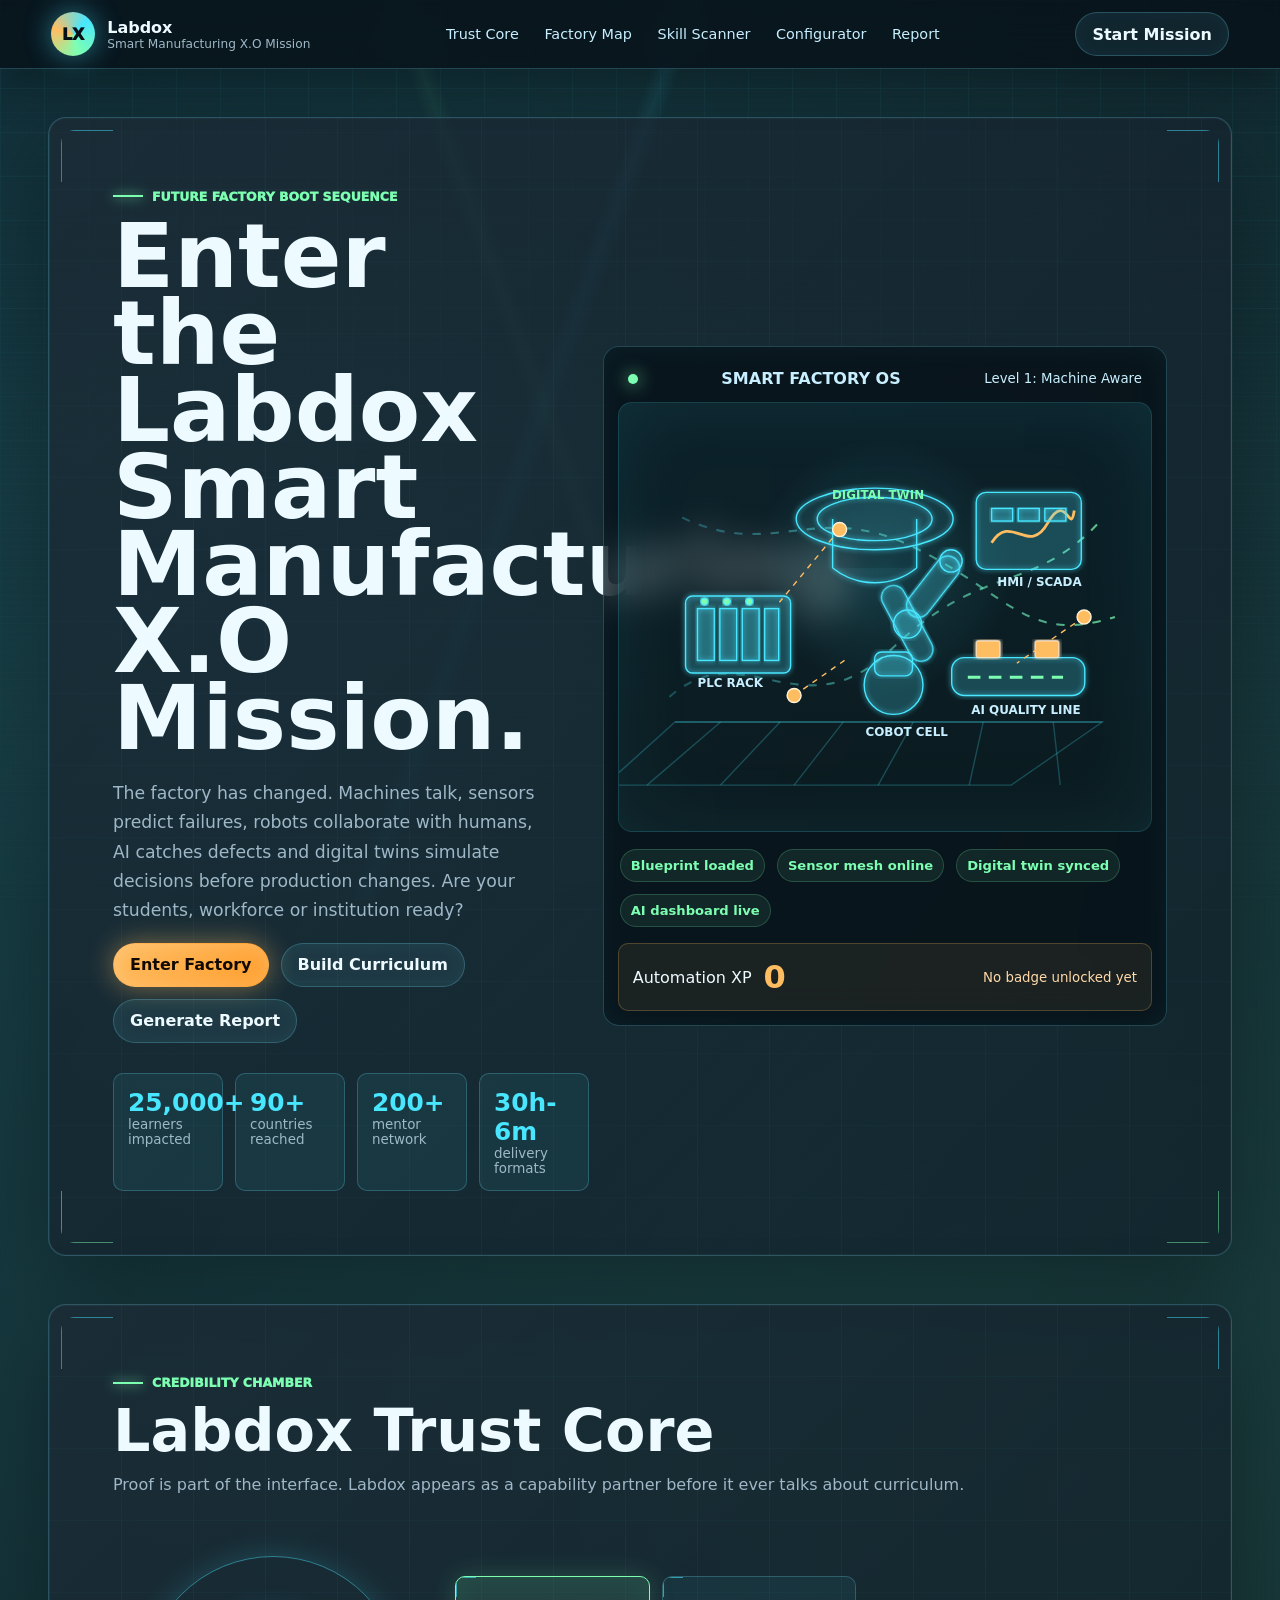
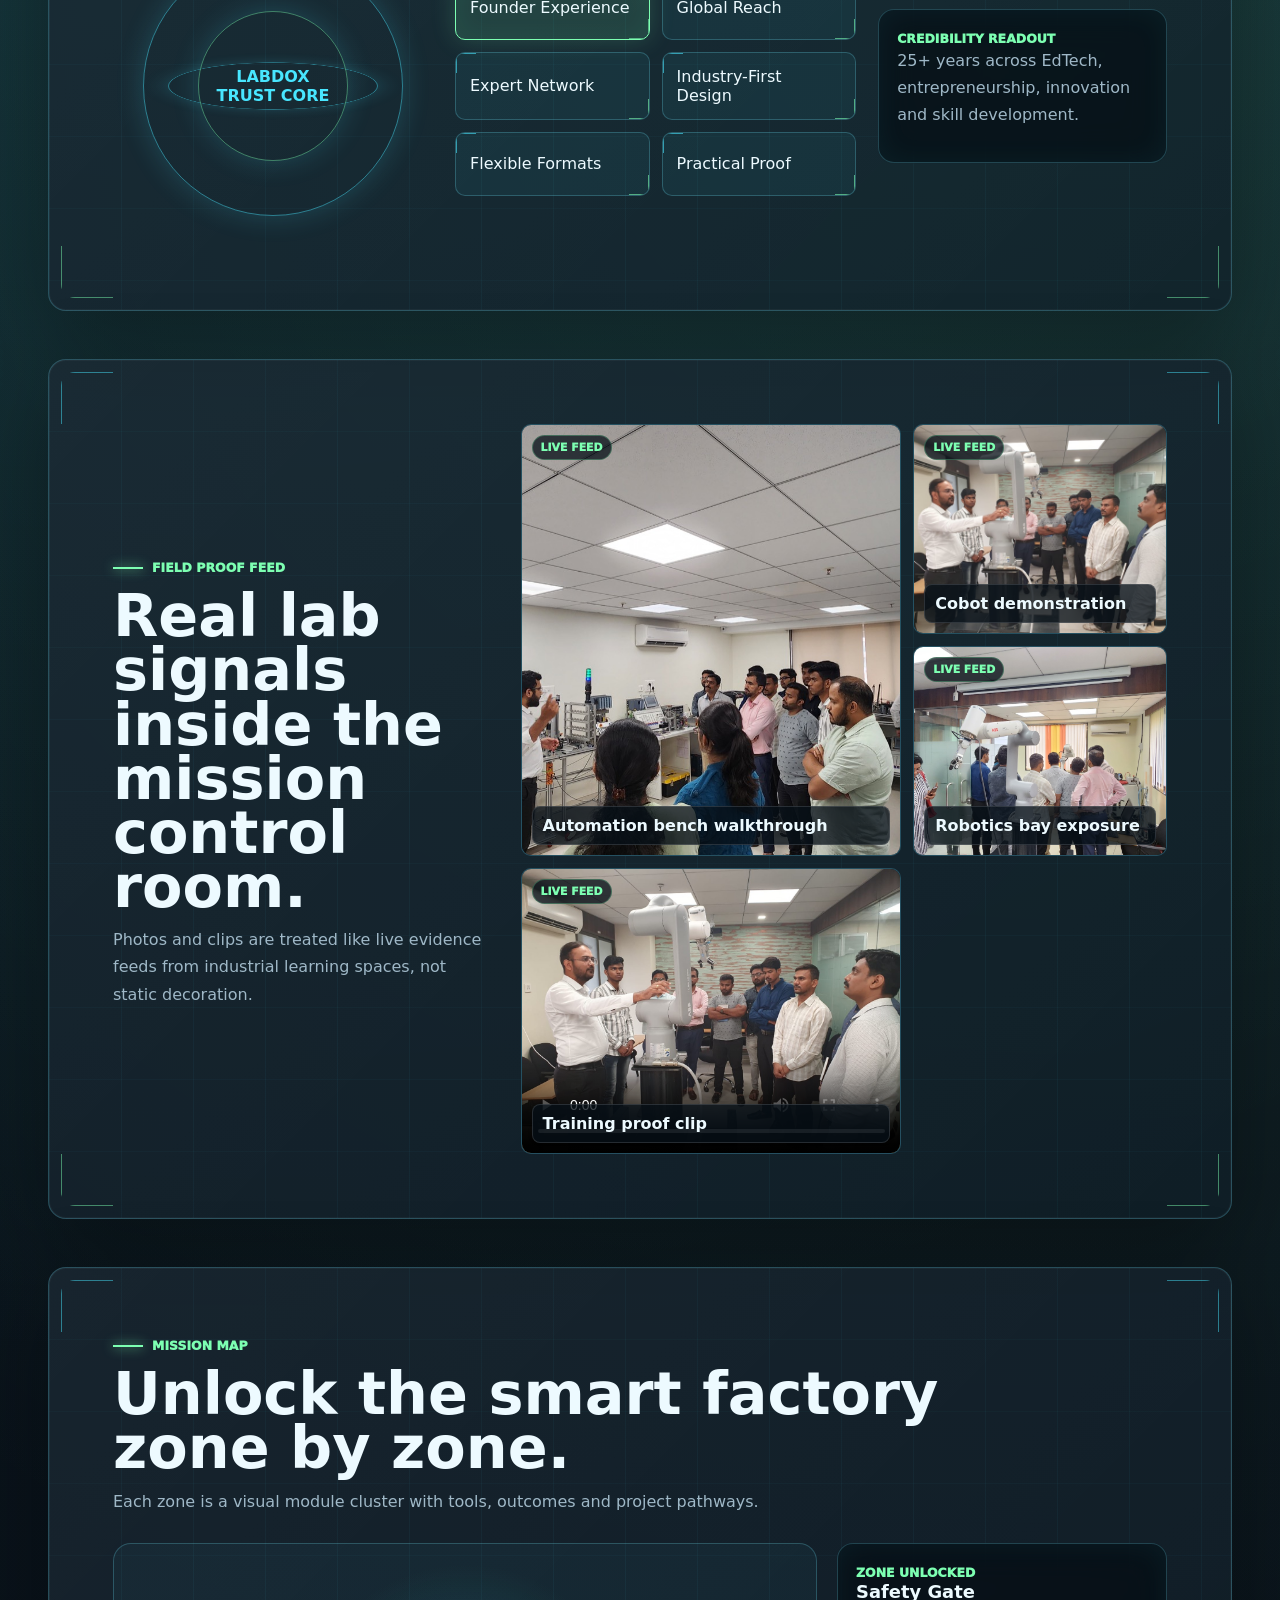
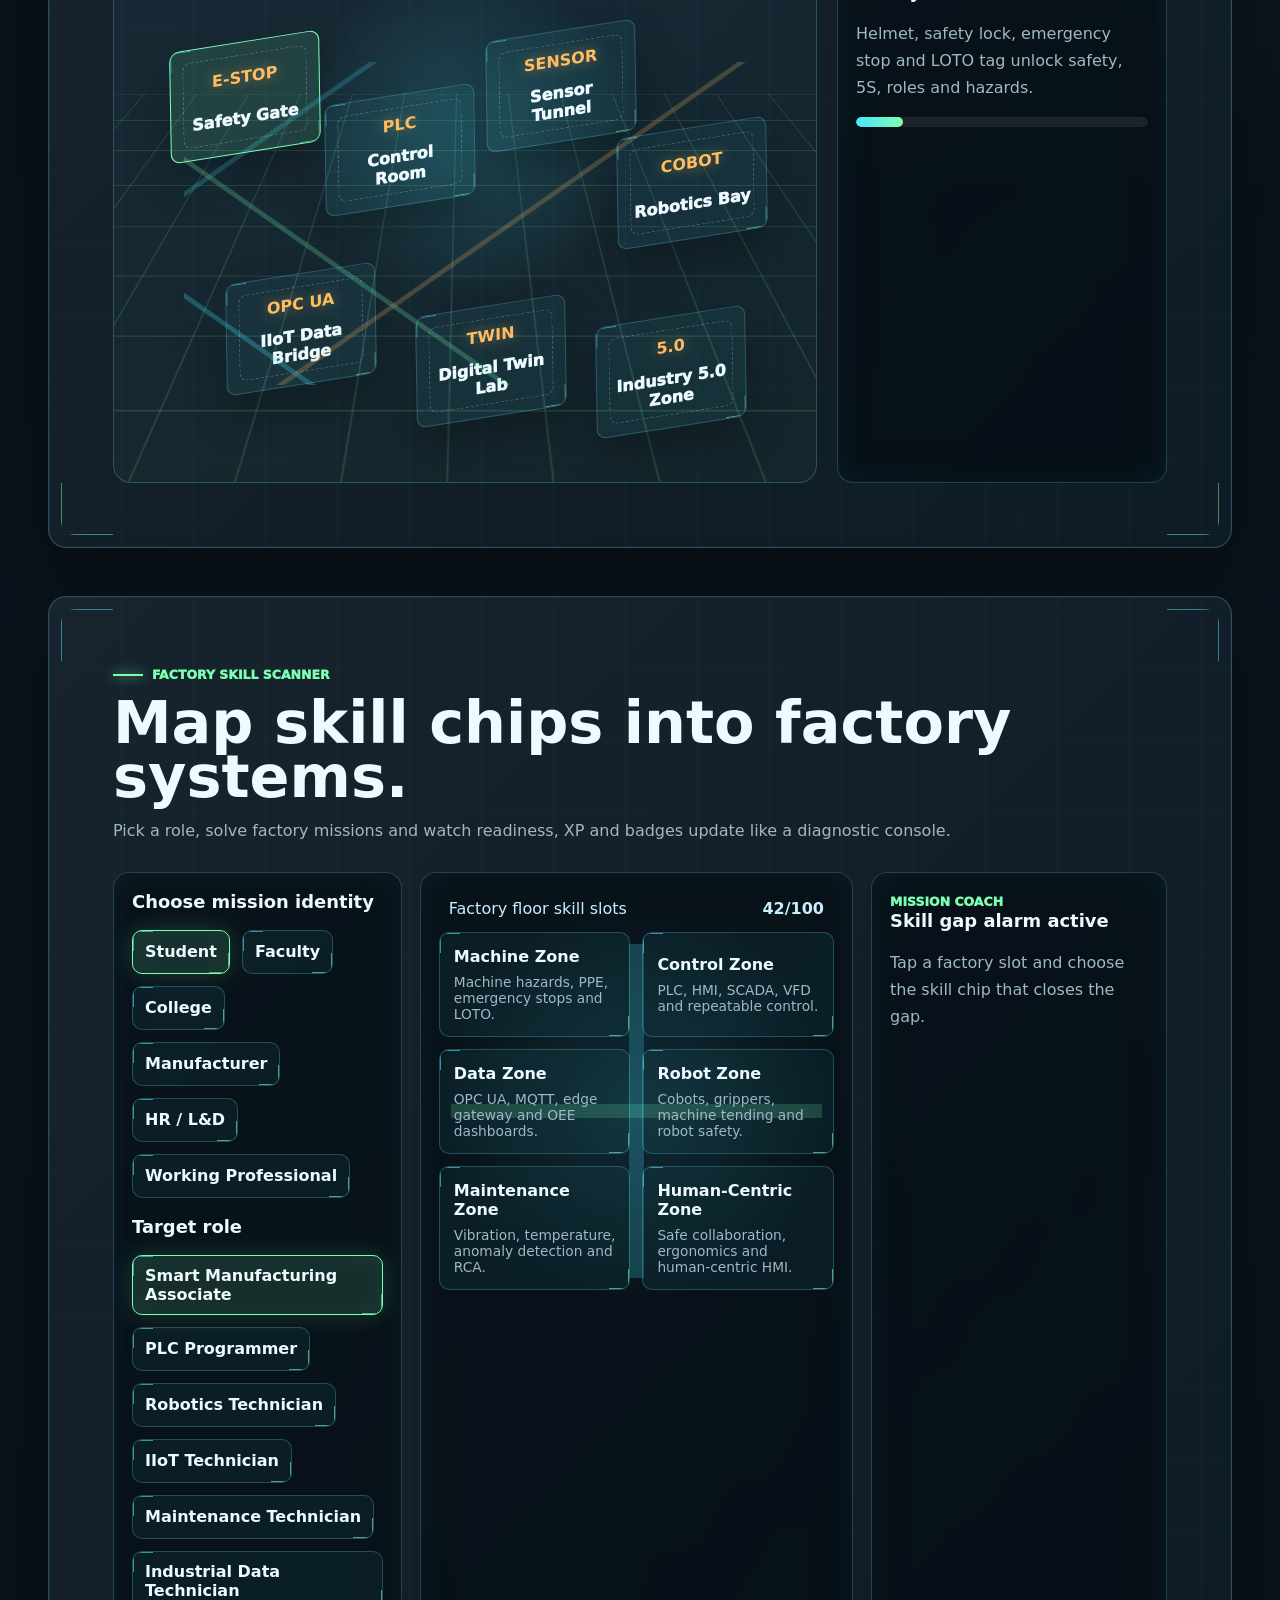
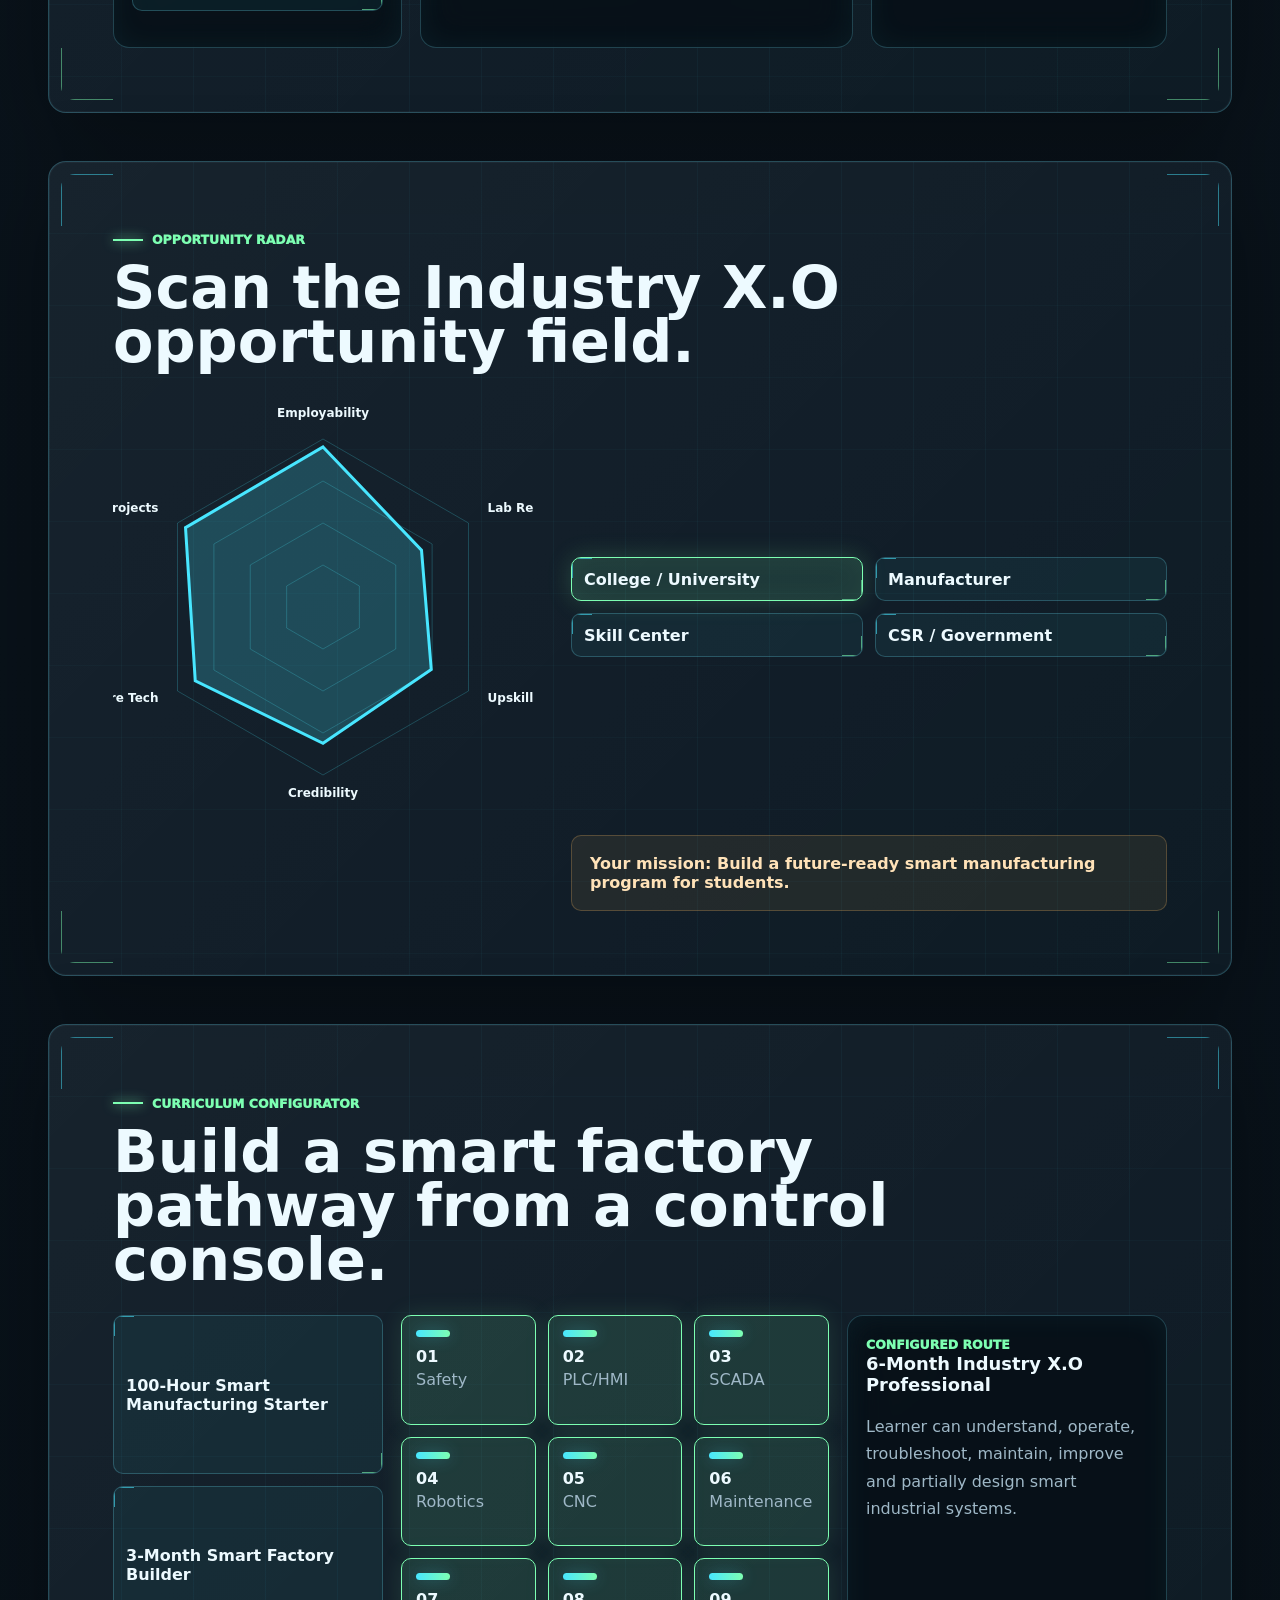
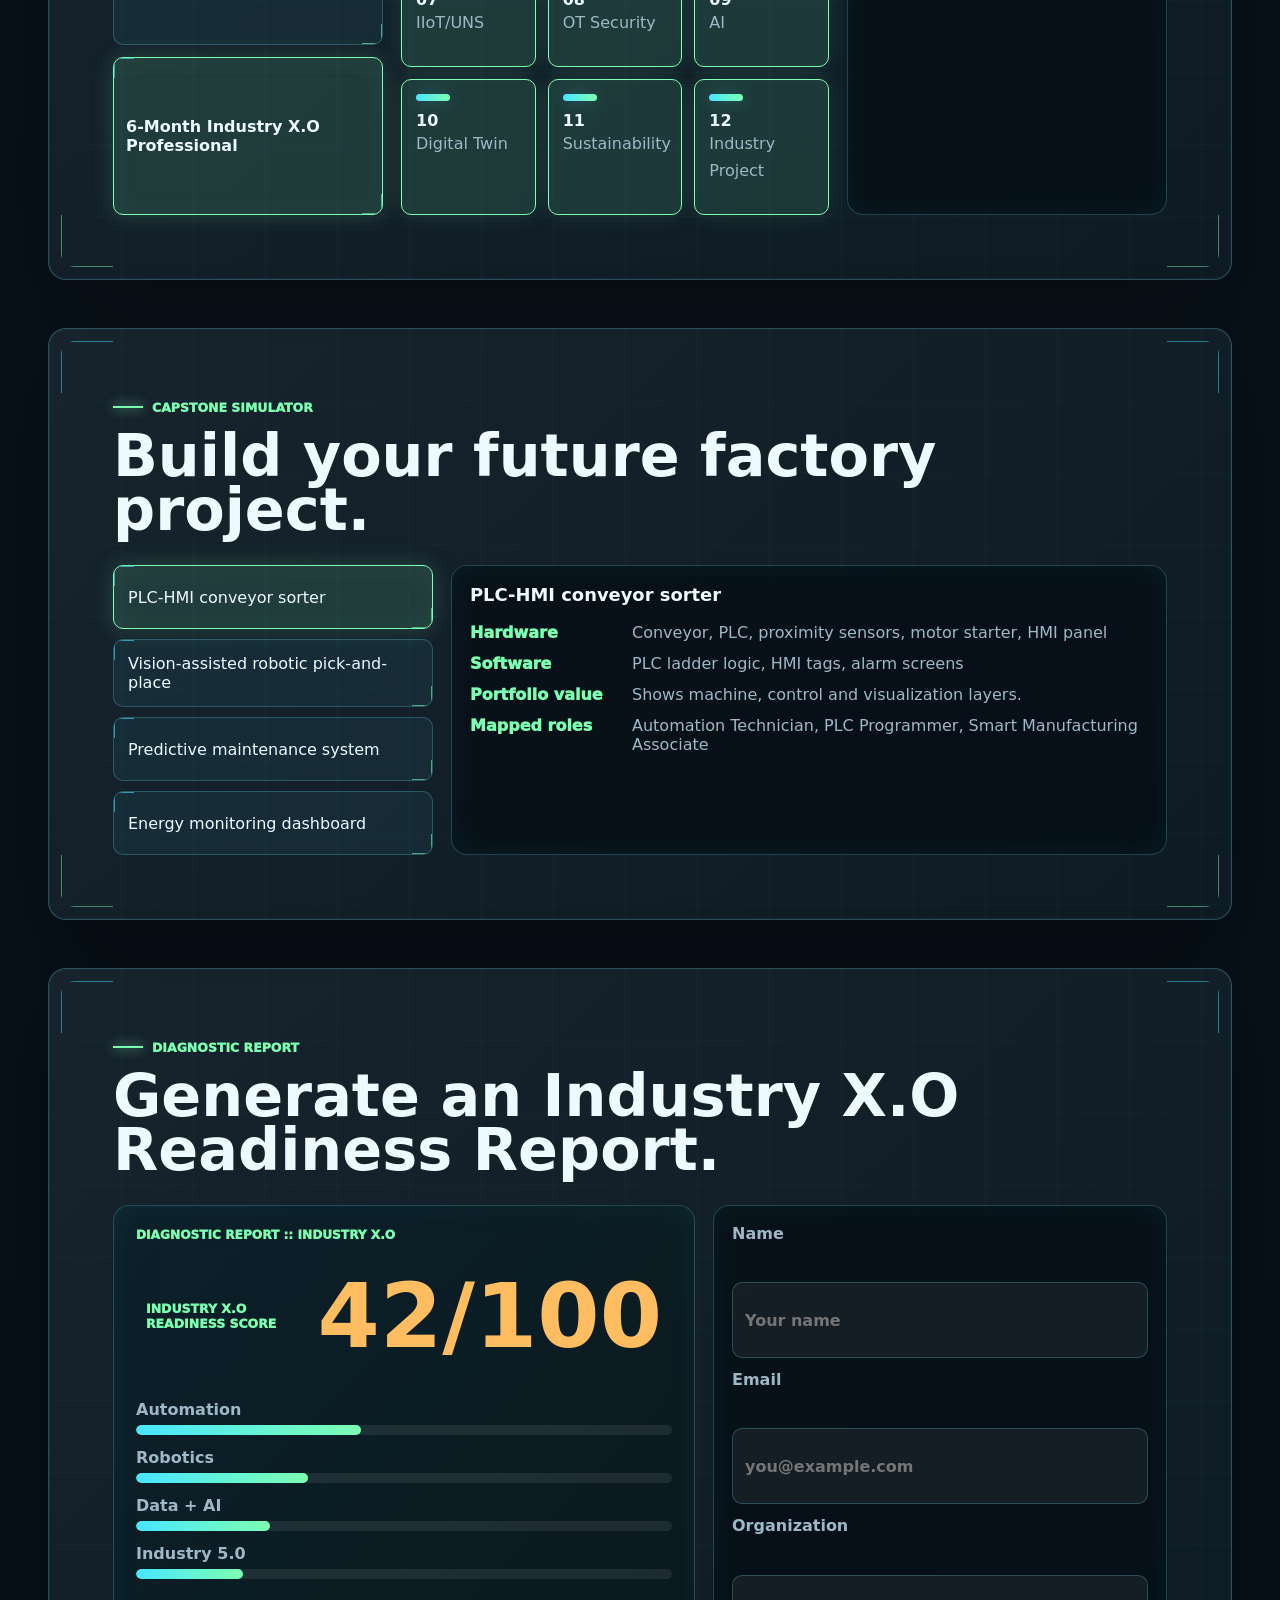
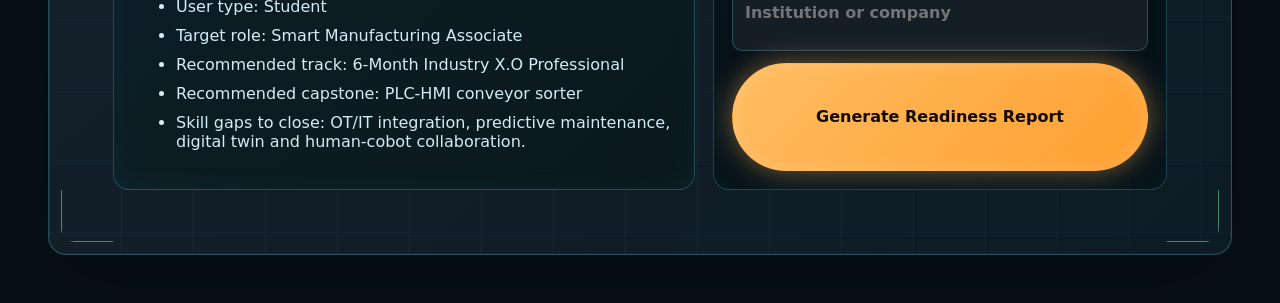
<file: index.html>
<!doctype html>
<html lang="en">
  <head>
    <meta charset="utf-8">
    <meta name="viewport" content="width=device-width, initial-scale=1">
    <title>Labdox Smart Manufacturing X.O Mission</title>
    <meta http-equiv="refresh" content="0; url=labdox-smart-manufacturing/">
    <link rel="canonical" href="labdox-smart-manufacturing/">
    <style>
      :root {
        font-family: Inter, ui-sans-serif, system-ui, -apple-system, BlinkMacSystemFont, "Segoe UI", sans-serif;
        color: #ffffff;
        background: #101923;
      }

      body {
        min-height: 100vh;
        display: grid;
        place-items: center;
        margin: 0;
        padding: 24px;
      }

      a {
        color: #f2b35d;
        font-weight: 800;
      }
    </style>
  </head>
  <body>
    <main>
      <h1>Launching Labdox Smart Manufacturing X.O Mission...</h1>
      <p><a href="labdox-smart-manufacturing/">Open the experience</a></p>
    </main>
    <script>
      window.location.replace("labdox-smart-manufacturing/");
    </script>
  </body>
</html>
</file>
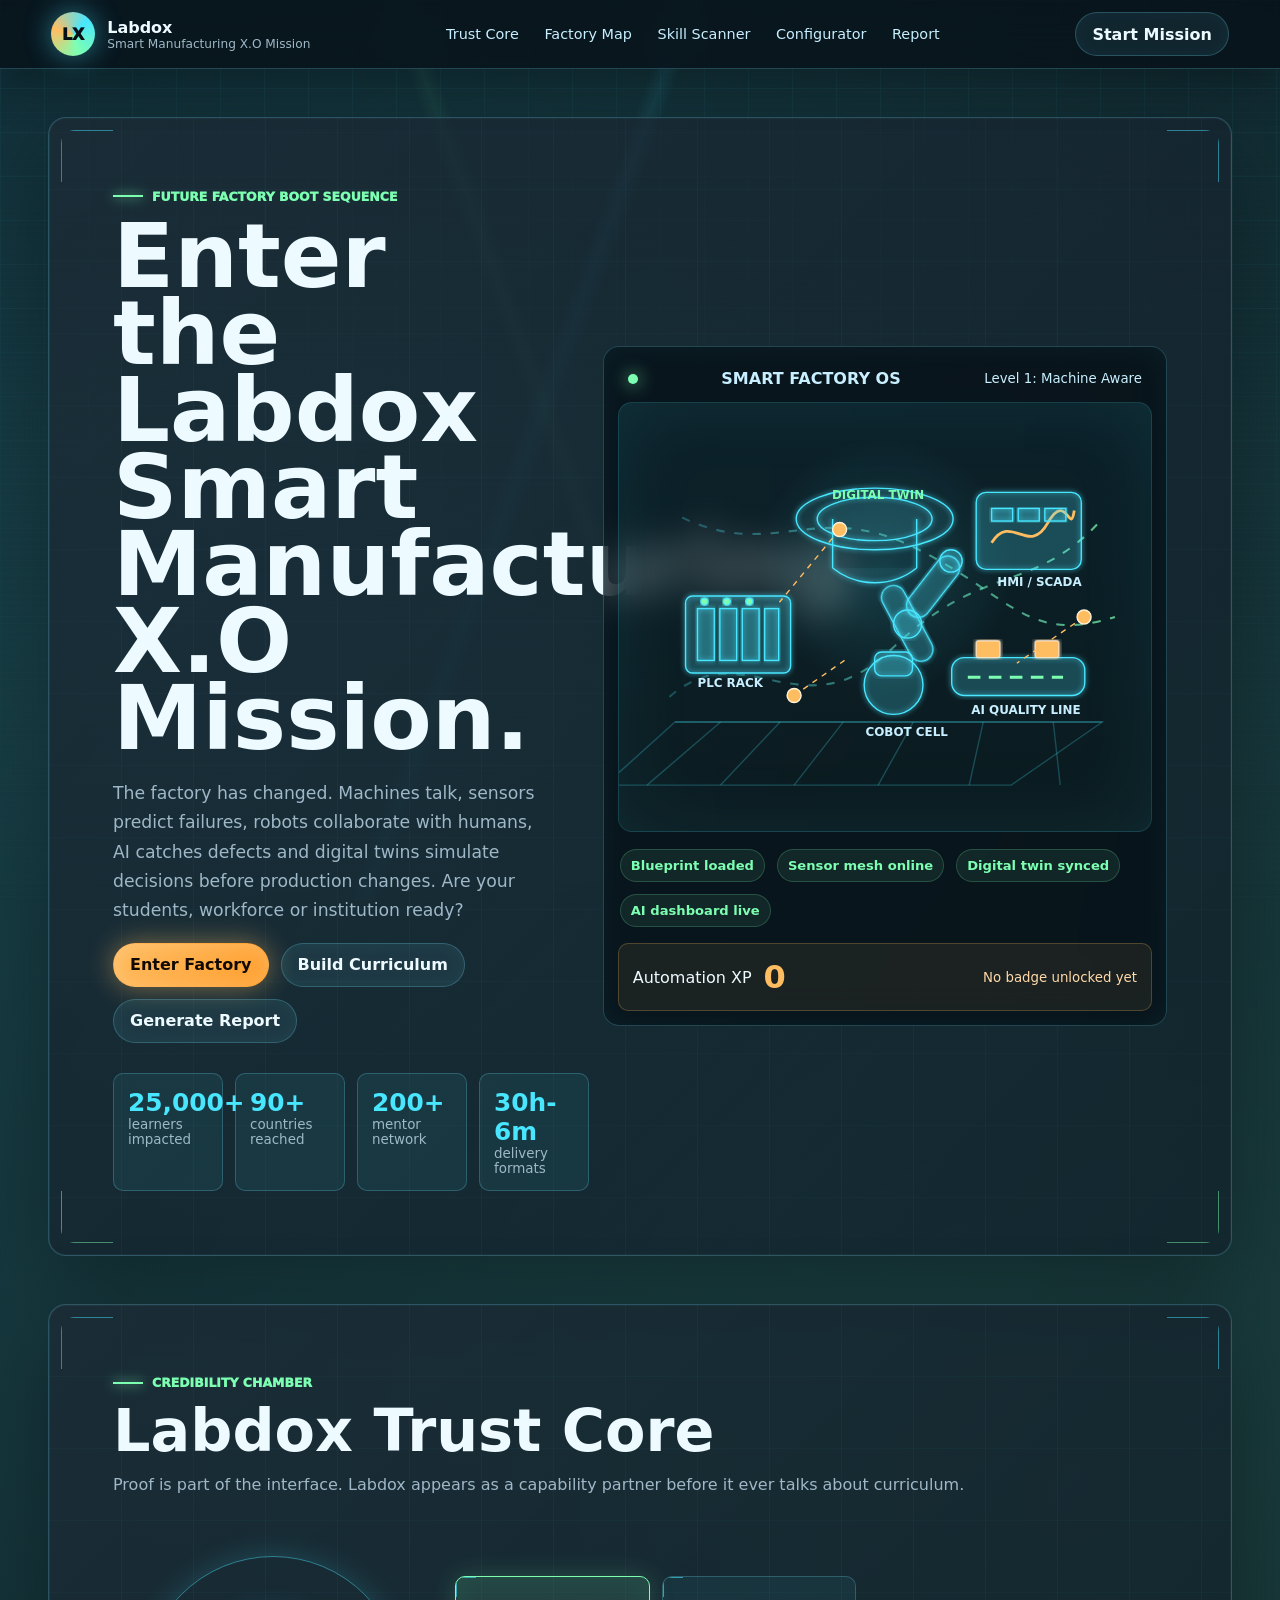
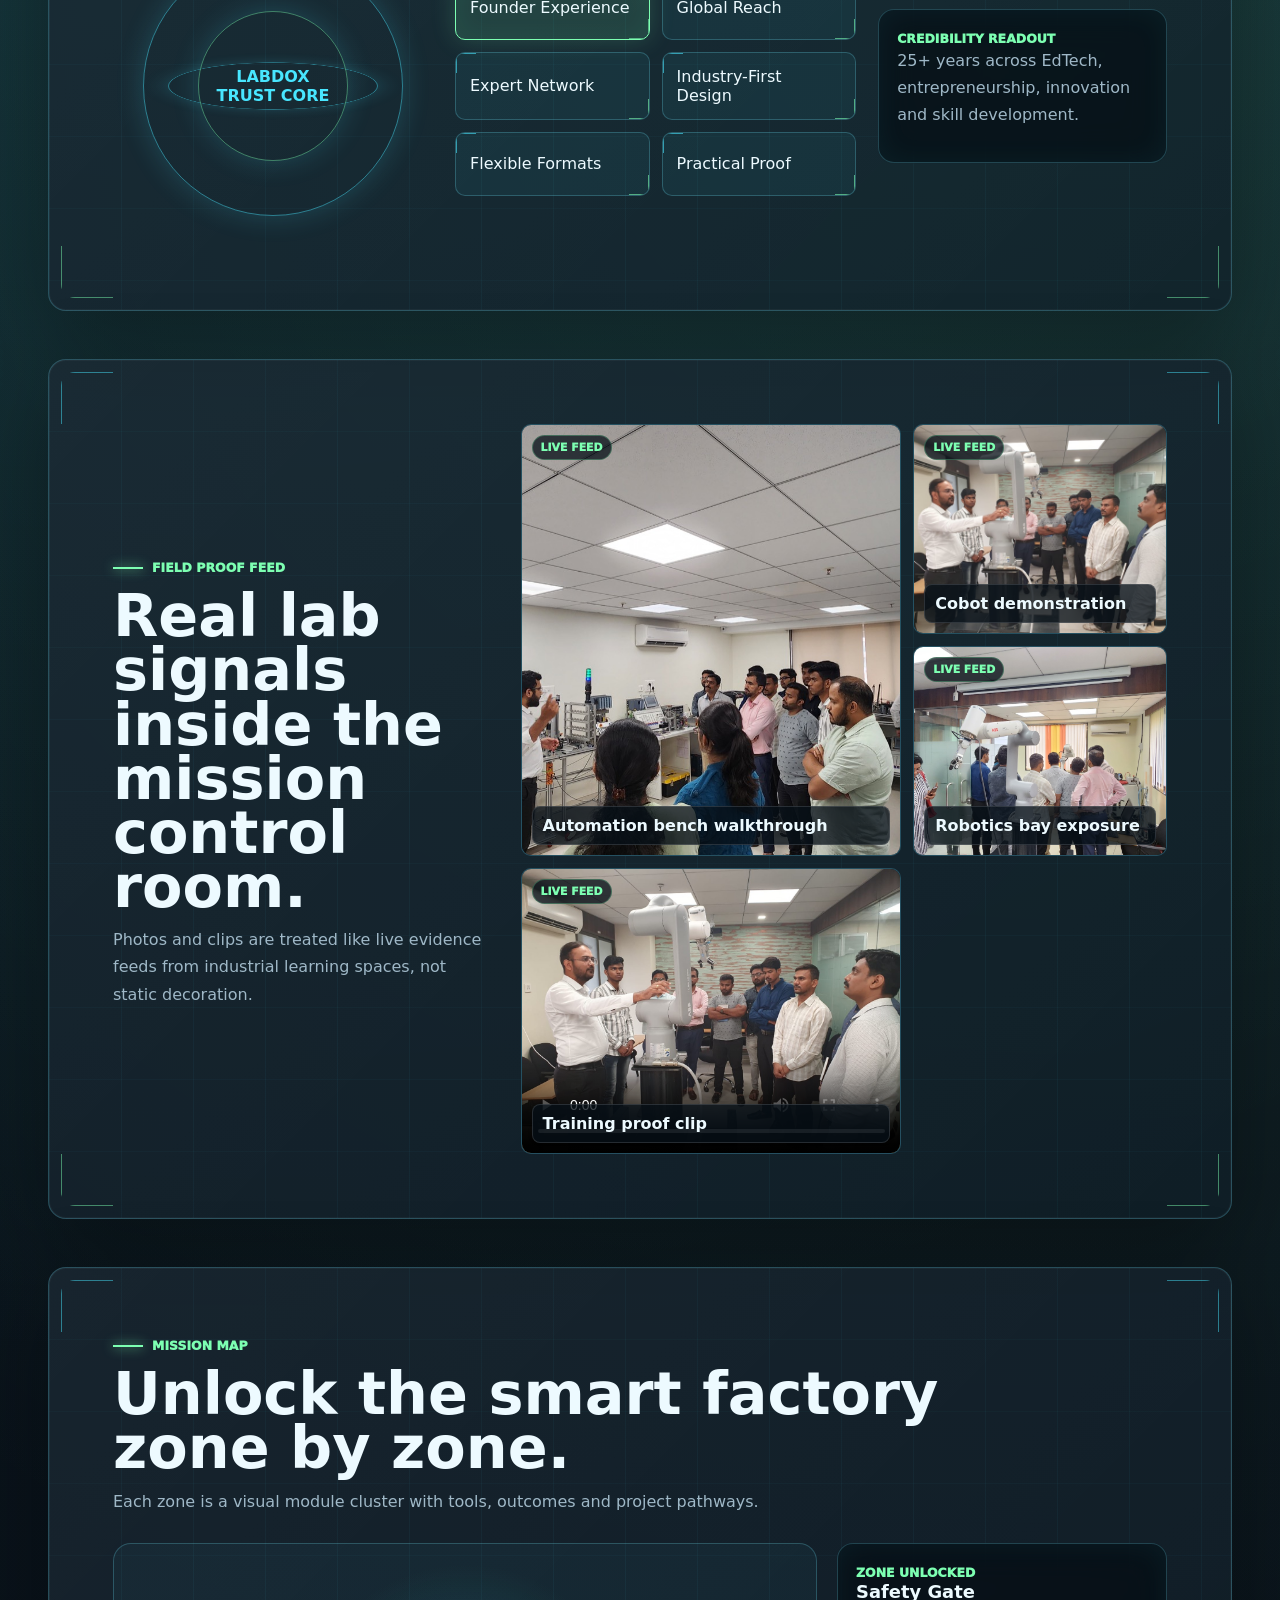
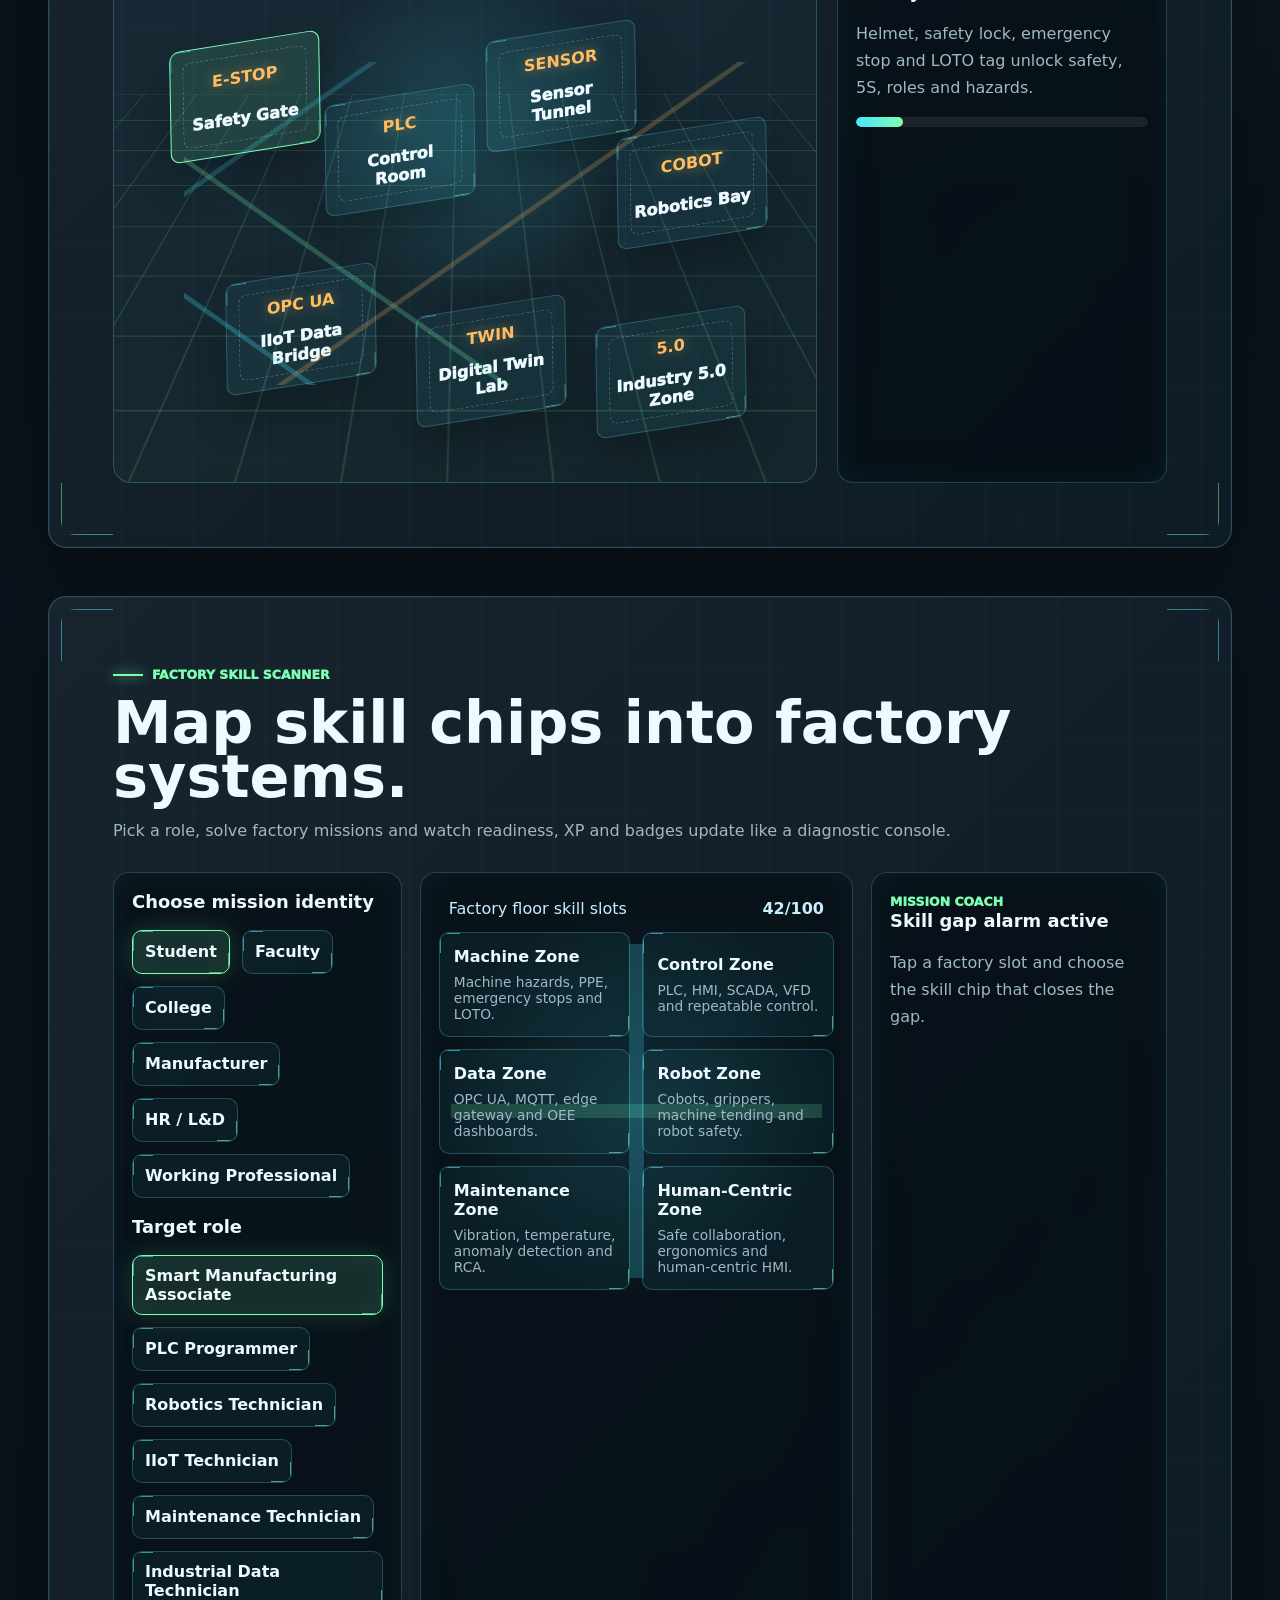
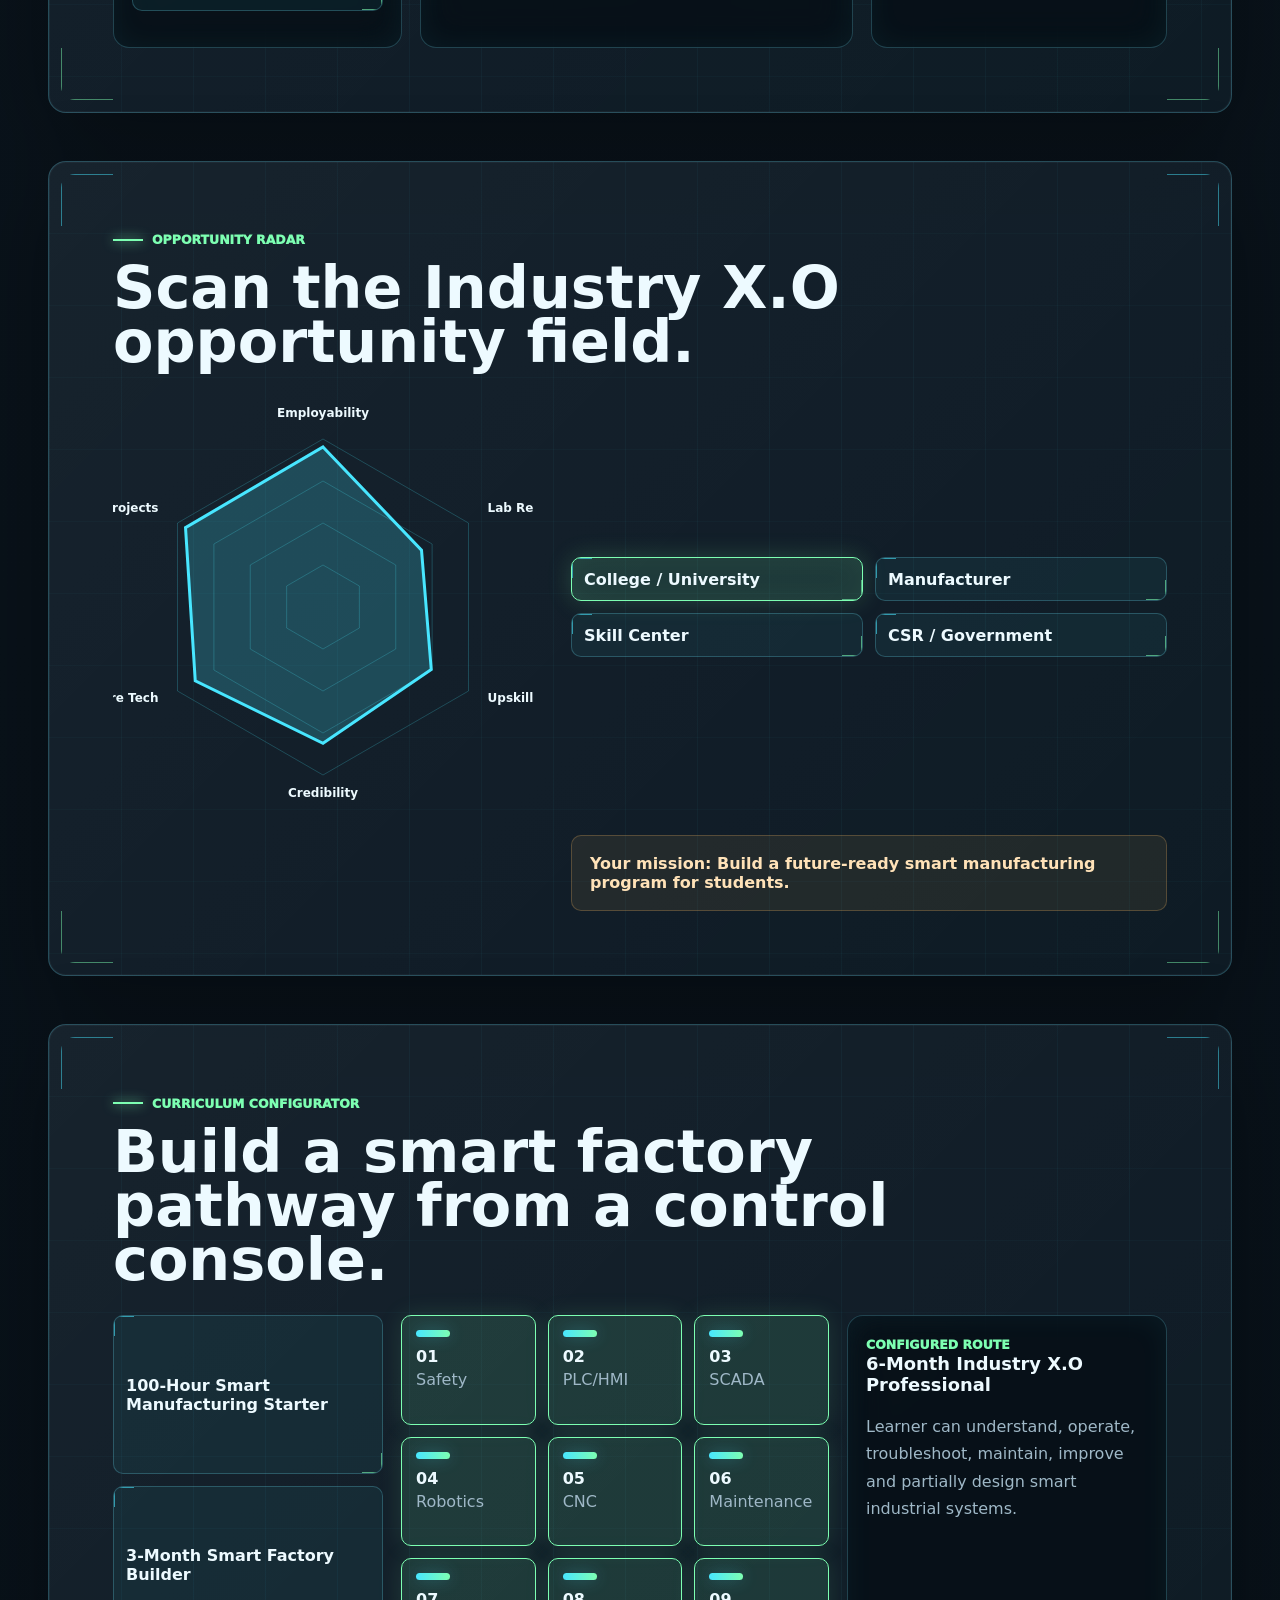
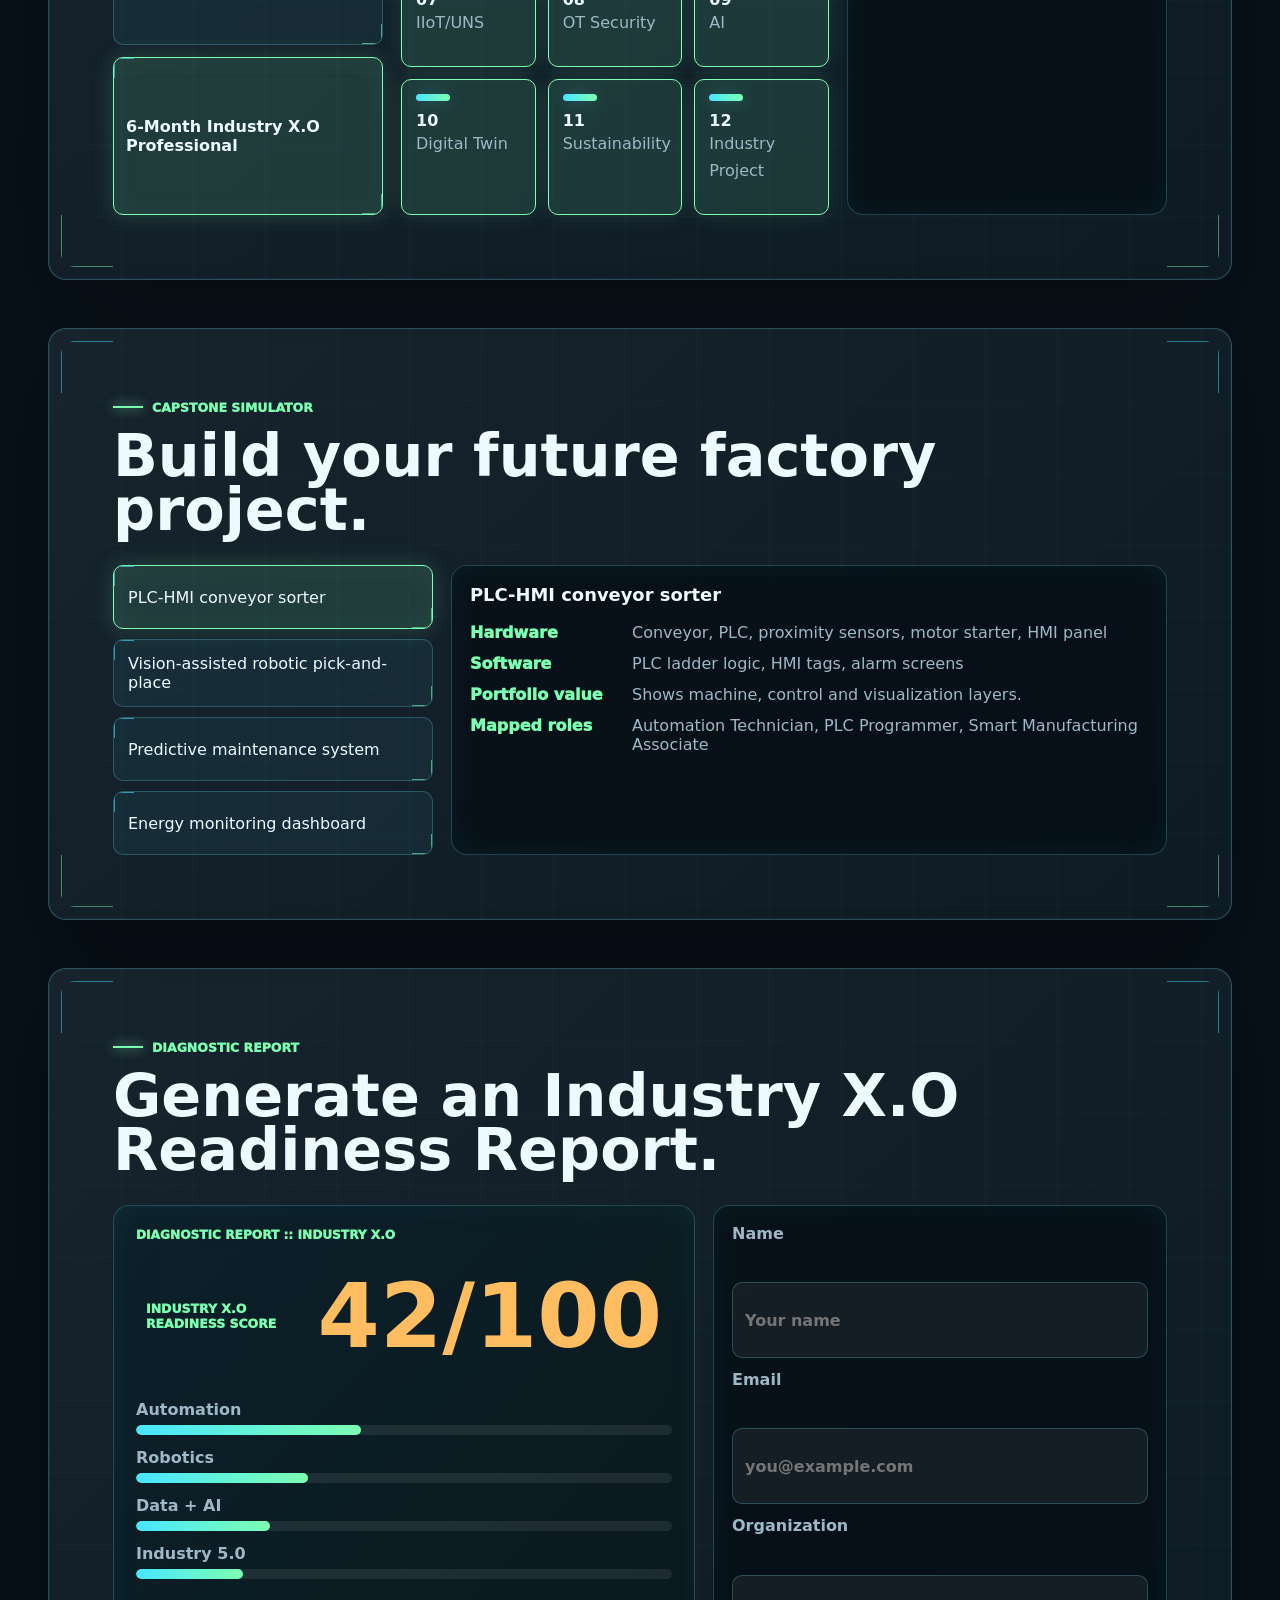
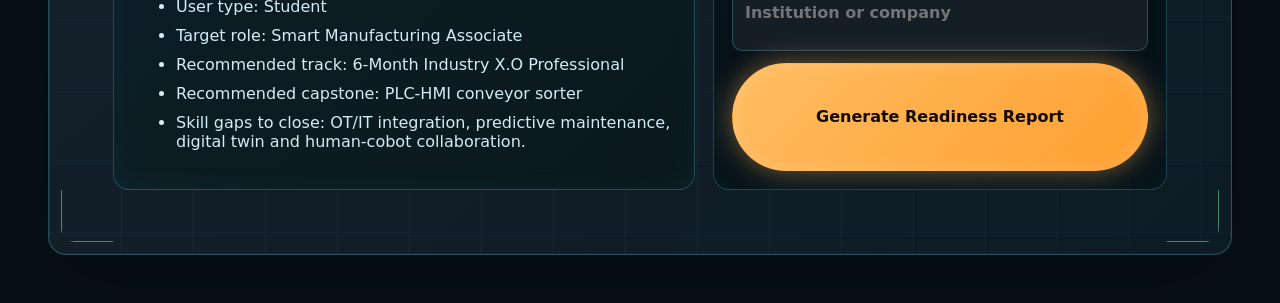
<file: labdox-smart-manufacturing/index.html>
<!doctype html>
<html lang="en">
  <head>
    <meta charset="utf-8">
    <meta name="viewport" content="width=device-width, initial-scale=1">
    <meta name="description" content="Labdox Smart Manufacturing X.O Mission - an immersive smart factory command-centre experience for Industry 4.0, 5.0 and beyond readiness.">
    <title>Labdox Smart Manufacturing X.O Mission</title>
    <link rel="icon" href="data:,">
    <link rel="stylesheet" href="styles.css">
  </head>
  <body>
    <div class="ambient-grid" aria-hidden="true"></div>
    <div class="data-particles" aria-hidden="true">
      <span></span><span></span><span></span><span></span><span></span><span></span>
    </div>
    <header class="topbar">
      <a class="brand" href="#top" aria-label="Labdox Smart Manufacturing X.O Mission">
        <span class="brand-core">LX</span>
        <span><strong>Labdox</strong><small>Smart Manufacturing X.O Mission</small></span>
      </a>
      <nav class="nav" aria-label="Primary navigation">
        <a href="#trust">Trust Core</a>
        <a href="#map">Factory Map</a>
        <a href="#scanner">Skill Scanner</a>
        <a href="#curriculum">Configurator</a>
        <a href="#report">Report</a>
      </nav>
      <a class="button nav-button" href="#scanner">Start Mission</a>
    </header>
    <div class="mission-dock" aria-label="Mission quick actions">
      <a href="#map">Map</a>
      <a href="#scanner">Scan</a>
      <a href="#report">Report</a>
    </div>

    <main id="top">
      <section class="hero mission-panel">
        <div class="hero-copy">
          <div class="system-line"><span></span> Future Factory Boot Sequence</div>
          <h1>Enter the Labdox Smart Manufacturing X.O Mission.</h1>
          <p>
            The factory has changed. Machines talk, sensors predict failures, robots collaborate
            with humans, AI catches defects and digital twins simulate decisions before production
            changes. Are your students, workforce or institution ready?
          </p>
          <div class="hero-actions">
            <a class="button primary" href="#map">Enter Factory</a>
            <a class="button ghost" href="#curriculum">Build Curriculum</a>
            <a class="button ghost" href="#report">Generate Report</a>
          </div>
          <div class="mission-stats">
            <div><strong>25,000+</strong><span>learners impacted</span></div>
            <div><strong>90+</strong><span>countries reached</span></div>
            <div><strong>200+</strong><span>mentor network</span></div>
            <div><strong>30h-6m</strong><span>delivery formats</span></div>
          </div>
        </div>

        <div class="boot-console" aria-label="Animated smart factory boot-up">
          <div class="console-top">
            <span class="live-dot"></span>
            <strong>SMART FACTORY OS</strong>
            <small id="levelText">Level 1: Machine Aware</small>
          </div>
          <svg class="factory-svg" viewBox="0 0 760 520" role="img" aria-label="Animated smart factory command centre">
            <defs>
              <linearGradient id="cyanGlow" x1="0" x2="1">
                <stop offset="0" stop-color="#48e6ff" stop-opacity=".25"/>
                <stop offset="1" stop-color="#7dffb2" stop-opacity=".72"/>
              </linearGradient>
              <filter id="glow">
                <feGaussianBlur stdDeviation="4" result="blur"/>
                <feMerge><feMergeNode in="blur"/><feMergeNode in="SourceGraphic"/></feMerge>
              </filter>
            </defs>
            <path class="circuit-line line-a" d="M72 374 C180 280, 260 430, 390 305 S590 230, 690 120"/>
            <path class="circuit-line line-b" d="M90 118 C220 180, 280 92, 420 160 S580 300, 708 260"/>
            <g class="factory-floor">
              <path d="M80 410 L690 410 L560 500 L-20 500 Z"/>
              <path d="M80 410 L690 410"/>
              <path d="M145 410 L40 500 M230 410 L145 500 M320 410 L250 500 M420 410 L370 500 M520 410 L500 500 M620 410 L630 500"/>
            </g>
            <g class="plc-rack prop-svg">
              <rect x="95" y="230" width="150" height="110" rx="10"/>
              <rect x="112" y="248" width="24" height="74"/>
              <rect x="144" y="248" width="24" height="74"/>
              <rect x="176" y="248" width="24" height="74"/>
              <rect x="208" y="248" width="20" height="74"/>
              <circle class="blink" cx="122" cy="238" r="5"/>
              <circle class="blink delay-1" cx="154" cy="238" r="5"/>
              <circle class="blink delay-2" cx="186" cy="238" r="5"/>
              <text x="112" y="360">PLC RACK</text>
            </g>
            <g class="robot-arm prop-svg">
              <circle cx="392" cy="357" r="42"/>
              <rect x="365" y="310" width="54" height="34" rx="10"/>
              <g class="robot-motion">
                <rect x="395" y="210" width="34" height="118" rx="17" transform="rotate(-28 412 270)"/>
                <rect x="432" y="166" width="34" height="102" rx="17" transform="rotate(38 449 216)"/>
                <circle cx="412" cy="270" r="20"/>
                <circle cx="474" cy="180" r="16"/>
                <path d="M485 170 l34 -15 m-26 26 l34 12"/>
              </g>
              <text x="352" y="430">COBOT CELL</text>
            </g>
            <g class="conveyor prop-svg">
              <rect x="475" y="318" width="190" height="54" rx="18"/>
              <path class="belt" d="M498 346 h136"/>
              <rect class="box box-a" x="510" y="294" width="34" height="24" rx="3"/>
              <rect class="box box-b" x="594" y="294" width="34" height="24" rx="3"/>
              <text x="503" y="398">AI QUALITY LINE</text>
            </g>
            <g class="hmi prop-svg">
              <rect x="510" y="82" width="150" height="110" rx="14"/>
              <path class="chart-line" d="M532 154 C560 110, 585 174, 612 126 S644 146, 650 108"/>
              <rect x="532" y="105" width="30" height="18"/>
              <rect x="570" y="105" width="30" height="18"/>
              <rect x="608" y="105" width="30" height="18"/>
              <text x="540" y="216">HMI / SCADA</text>
            </g>
            <g class="digital-twin">
              <ellipse cx="365" cy="120" rx="112" ry="44"/>
              <ellipse cx="365" cy="120" rx="82" ry="31"/>
              <path d="M305 120 L305 190 M425 120 L425 190 M305 190 C340 218, 390 218, 425 190"/>
              <text x="304" y="92">DIGITAL TWIN</text>
            </g>
            <g class="sensor sensor-a"><circle cx="250" cy="372" r="10"/><path d="M250 372 l72 -50"/></g>
            <g class="sensor sensor-b"><circle cx="664" cy="260" r="10"/><path d="M664 260 l-96 66"/></g>
            <g class="sensor sensor-c"><circle cx="315" cy="135" r="10"/><path d="M315 135 l-86 104"/></g>
          </svg>
          <div class="boot-readouts">
            <span>Blueprint loaded</span>
            <span>Sensor mesh online</span>
            <span>Digital twin synced</span>
            <span>AI dashboard live</span>
          </div>
          <div class="xp-hud">
            <span>Automation XP</span>
            <strong id="xpScore">0</strong>
            <small id="badgeText">No badge unlocked yet</small>
          </div>
        </div>
      </section>

      <section id="trust" class="trust mission-panel">
        <div class="section-head">
          <div class="system-line"><span></span> Credibility Chamber</div>
          <h2>Labdox Trust Core</h2>
          <p>Proof is part of the interface. Labdox appears as a capability partner before it ever talks about curriculum.</p>
        </div>
        <div class="trust-chamber">
          <div class="holo-core">
            <div class="ring ring-one"></div>
            <div class="ring ring-two"></div>
            <div class="ring ring-three"></div>
            <strong>LABDOX<br>TRUST CORE</strong>
          </div>
          <div class="trust-pods">
            <button class="trust-pod active" data-copy="25+ years across EdTech, entrepreneurship, innovation and skill development.">Founder Experience</button>
            <button class="trust-pod" data-copy="25,000+ learners impacted with Indian and international learning exposure.">Global Reach</button>
            <button class="trust-pod" data-copy="200+ instructors, mentors and practitioners across automation, AI, data, IoT and manufacturing.">Expert Network</button>
            <button class="trust-pod" data-copy="Curriculum starts from job roles, use cases, tools, machines, projects and workplace expectations.">Industry-First Design</button>
            <button class="trust-pod" data-copy="Programs span 30-hour workshops, bootcamps, 3-month projects and 6-month industry pathways.">Flexible Formats</button>
            <button class="trust-pod" data-copy="Real lab exposure, robotics demonstrations and equipment-led learning support credibility.">Practical Proof</button>
          </div>
          <div class="trust-screen">
            <span>Credibility readout</span>
            <p id="trustReadout">25+ years across EdTech, entrepreneurship, innovation and skill development.</p>
          </div>
        </div>
      </section>

      <section class="proof mission-panel">
        <div class="proof-command">
          <div>
            <div class="system-line"><span></span> Field Proof Feed</div>
            <h2>Real lab signals inside the mission control room.</h2>
            <p>Photos and clips are treated like live evidence feeds from industrial learning spaces, not static decoration.</p>
          </div>
          <div class="proof-feed">
            <figure class="feed-main">
              <img src="assets/proof/web/workshop-wide-1.jpg" alt="Labdox smart manufacturing lab walkthrough">
              <figcaption>Automation bench walkthrough</figcaption>
            </figure>
            <figure>
              <img src="assets/proof/web/classroom-1.jpg" alt="ABB cobot demonstration to learners">
              <figcaption>Cobot demonstration</figcaption>
            </figure>
            <figure>
              <img src="assets/proof/web/workshop-wide-3.jpg" alt="Robotics lab visit">
              <figcaption>Robotics bay exposure</figcaption>
            </figure>
            <figure class="feed-video">
              <video src="assets/proof/VID-20230710-WA0028.mp4" controls preload="metadata" poster="assets/proof/web/classroom-1.jpg"></video>
              <figcaption>Training proof clip</figcaption>
            </figure>
          </div>
        </div>
      </section>

      <section id="map" class="factory-map mission-panel">
        <div class="section-head">
          <div class="system-line"><span></span> Mission Map</div>
          <h2>Unlock the smart factory zone by zone.</h2>
          <p>Each zone is a visual module cluster with tools, outcomes and project pathways.</p>
        </div>
        <div class="map-grid">
          <div class="isometric-map" id="factoryMap" aria-label="Interactive isometric factory map"></div>
          <aside class="zone-console">
            <span>Zone unlocked</span>
            <h3 id="zoneTitle">Safety Gate</h3>
            <p id="zoneText">Helmet, safety lock, emergency stop and LOTO tag unlock safety, 5S, roles and hazards.</p>
            <div class="meter"><span id="zoneMeter"></span></div>
          </aside>
        </div>
      </section>

      <section id="scanner" class="scanner mission-panel">
        <div class="section-head">
          <div class="system-line"><span></span> Factory Skill Scanner</div>
          <h2>Map skill chips into factory systems.</h2>
          <p>Pick a role, solve factory missions and watch readiness, XP and badges update like a diagnostic console.</p>
        </div>
        <div class="scanner-grid">
          <div class="role-console">
            <h3>Choose mission identity</h3>
            <div class="chip-row" id="userChips"></div>
            <h3>Target role</h3>
            <div class="chip-row" id="roleChips"></div>
          </div>
          <div class="skill-board">
            <div class="board-header">
              <span>Factory floor skill slots</span>
              <strong id="readinessScore">42/100</strong>
            </div>
            <div class="skill-zones" id="skillZones"></div>
          </div>
          <aside class="coach-panel">
            <span>Mission Coach</span>
            <h3 id="coachTitle">Skill gap alarm active</h3>
            <p id="coachText">Tap a factory slot and choose the skill chip that closes the gap.</p>
            <div class="badge-rack" id="badges"></div>
          </aside>
        </div>
      </section>

      <section id="opportunity" class="radar mission-panel">
        <div class="section-head">
          <div class="system-line"><span></span> Opportunity Radar</div>
          <h2>Scan the Industry X.O opportunity field.</h2>
        </div>
        <div class="radar-grid">
          <canvas id="radarCanvas" width="420" height="420" aria-label="Opportunity radar"></canvas>
          <div class="radar-options" id="personaOptions"></div>
          <div class="radar-readout" id="personaMission">Your mission: Build a future-ready smart manufacturing program for students.</div>
        </div>
      </section>

      <section id="curriculum" class="curriculum mission-panel">
        <div class="section-head">
          <div class="system-line"><span></span> Curriculum Configurator</div>
          <h2>Build a smart factory pathway from a control console.</h2>
        </div>
        <div class="config-console">
          <div class="track-switch" id="trackSwitch"></div>
          <div class="module-circuit" id="moduleCircuit"></div>
          <div class="track-output">
            <span>Configured route</span>
            <h3 id="trackTitle">6-Month Industry X.O Professional</h3>
            <p id="trackOutcome">Learner can understand, operate, troubleshoot, maintain, improve and partially design smart industrial systems.</p>
          </div>
        </div>
      </section>

      <section class="capstone mission-panel">
        <div class="section-head">
          <div class="system-line"><span></span> Capstone Simulator</div>
          <h2>Build your future factory project.</h2>
        </div>
        <div class="project-console">
          <div class="project-selector" id="projectSelector"></div>
          <div class="project-diagnostic" id="projectDiagnostic"></div>
        </div>
      </section>

      <section id="report" class="report mission-panel">
        <div class="section-head">
          <div class="system-line"><span></span> Diagnostic Report</div>
          <h2>Generate an Industry X.O Readiness Report.</h2>
        </div>
        <div class="report-grid">
          <div class="report-sheet">
            <div class="report-header">
              <span>Industry X.O Readiness Score</span>
              <strong id="finalScore">42/100</strong>
            </div>
            <div class="report-bars">
              <label>Automation<span><i id="barAutomation"></i></span></label>
              <label>Robotics<span><i id="barRobotics"></i></span></label>
              <label>Data + AI<span><i id="barData"></i></span></label>
              <label>Industry 5.0<span><i id="barHuman"></i></span></label>
            </div>
            <ul id="reportList">
              <li>User type: Student</li>
              <li>Target role: Smart Manufacturing Associate</li>
              <li>Recommended track: 3-Month Smart Factory Builder</li>
            </ul>
          </div>
          <form class="report-form">
            <label>Name<input type="text" placeholder="Your name"></label>
            <label>Email<input type="email" placeholder="you@example.com"></label>
            <label>Organization<input type="text" placeholder="Institution or company"></label>
            <button class="button primary" id="generateReport" type="button">Generate Readiness Report</button>
          </form>
        </div>
      </section>
    </main>

    <script src="script.js"></script>
  </body>
</html>
</file>
<file: labdox-smart-manufacturing/styles.css>
:root {
  --bg: #071018;
  --panel: rgba(11, 25, 36, 0.72);
  --panel-strong: rgba(14, 34, 48, 0.9);
  --glass: rgba(130, 230, 255, 0.08);
  --line: rgba(114, 229, 255, 0.24);
  --cyan: #48e6ff;
  --green: #7dffb2;
  --amber: #ffbd62;
  --amber-hot: #ff9f2e;
  --red: #ff6b6b;
  --text: #edfaff;
  --muted: #9fb8c7;
  --dark: #071018;
  --radius: 10px;
  font-family: Inter, ui-sans-serif, system-ui, -apple-system, BlinkMacSystemFont, "Segoe UI", sans-serif;
}

* {
  box-sizing: border-box;
}

html {
  scroll-behavior: smooth;
}

body {
  min-width: 320px;
  margin: 0;
  color: var(--text);
  background:
    radial-gradient(circle at 18% 8%, rgba(72, 230, 255, 0.18), transparent 30%),
    radial-gradient(circle at 84% 18%, rgba(125, 255, 178, 0.12), transparent 28%),
    linear-gradient(180deg, #071018, #0a131b 48%, #071018);
  overflow-x: hidden;
}

body::before {
  content: "";
  position: fixed;
  inset: 0;
  z-index: -3;
  background-image:
    linear-gradient(rgba(72, 230, 255, 0.055) 1px, transparent 1px),
    linear-gradient(90deg, rgba(72, 230, 255, 0.055) 1px, transparent 1px);
  background-size: 44px 44px;
  mask-image: linear-gradient(180deg, black, transparent 92%);
}

body::after {
  content: "";
  position: fixed;
  inset: 0;
  z-index: -1;
  pointer-events: none;
  background:
    repeating-linear-gradient(180deg, rgba(255, 255, 255, 0.028) 0 1px, transparent 1px 7px),
    linear-gradient(180deg, transparent, rgba(72, 230, 255, 0.055), transparent);
  mix-blend-mode: screen;
  opacity: 0.28;
  animation: scanSweep 9s linear infinite;
}

.ambient-grid {
  position: fixed;
  inset: 0;
  z-index: -2;
  pointer-events: none;
  background:
    linear-gradient(110deg, transparent 0 42%, rgba(72, 230, 255, 0.11) 43%, transparent 44% 100%),
    linear-gradient(250deg, transparent 0 54%, rgba(125, 255, 178, 0.08) 55%, transparent 56% 100%);
  opacity: 0.8;
  animation: ambientDrift 12s linear infinite;
}

.data-particles {
  position: fixed;
  inset: 0;
  z-index: -1;
  pointer-events: none;
  overflow: hidden;
}

.data-particles span {
  position: absolute;
  width: 5px;
  height: 5px;
  border-radius: 50%;
  background: var(--cyan);
  box-shadow: 0 0 18px var(--cyan);
  opacity: 0.58;
  animation: particleRise 12s linear infinite;
}

.data-particles span:nth-child(1) { left: 9%; bottom: -5%; animation-delay: 0s; }
.data-particles span:nth-child(2) { left: 22%; bottom: -8%; animation-delay: 2s; background: var(--green); box-shadow: 0 0 18px var(--green); }
.data-particles span:nth-child(3) { left: 48%; bottom: -6%; animation-delay: 4s; }
.data-particles span:nth-child(4) { left: 71%; bottom: -7%; animation-delay: 1s; background: var(--amber); box-shadow: 0 0 18px var(--amber); }
.data-particles span:nth-child(5) { left: 86%; bottom: -4%; animation-delay: 5.5s; }
.data-particles span:nth-child(6) { left: 36%; bottom: -10%; animation-delay: 8s; background: var(--green); box-shadow: 0 0 18px var(--green); }

a {
  color: inherit;
  text-decoration: none;
}

button,
input {
  font: inherit;
}

button {
  color: inherit;
}

img,
video {
  display: block;
  max-width: 100%;
}

.topbar {
  position: sticky;
  top: 0;
  z-index: 30;
  display: flex;
  align-items: center;
  justify-content: space-between;
  gap: 22px;
  padding: 12px clamp(16px, 4vw, 52px);
  background: rgba(7, 16, 24, 0.78);
  border-bottom: 1px solid var(--line);
  backdrop-filter: blur(18px);
  box-shadow: 0 14px 44px rgba(0, 0, 0, 0.28);
}

.brand {
  display: flex;
  align-items: center;
  gap: 12px;
  min-width: 250px;
}

.brand-core {
  display: grid;
  place-items: center;
  width: 44px;
  height: 44px;
  color: var(--dark);
  background: conic-gradient(from 45deg, var(--cyan), var(--green), var(--amber), var(--cyan));
  border-radius: 50%;
  font-weight: 950;
  box-shadow: 0 0 28px rgba(72, 230, 255, 0.48);
}

.brand strong,
.brand small {
  display: block;
}

.brand small {
  color: var(--muted);
  font-size: 0.76rem;
}

.nav {
  display: flex;
  gap: clamp(12px, 2vw, 26px);
  color: #c8efff;
  font-size: 0.9rem;
}

.nav a:hover {
  color: var(--amber);
}

.button {
  display: inline-flex;
  align-items: center;
  justify-content: center;
  min-height: 44px;
  padding: 11px 16px;
  border: 1px solid var(--line);
  border-radius: 999px;
  background: var(--glass);
  font-weight: 900;
  cursor: pointer;
  position: relative;
  overflow: hidden;
  box-shadow: inset 0 0 18px rgba(72, 230, 255, 0.05);
}

.button::after {
  content: "";
  position: absolute;
  inset: 0;
  transform: translateX(-110%);
  background: linear-gradient(90deg, transparent, rgba(255, 255, 255, 0.38), transparent);
  transition: transform 0.35s ease;
}

.button:hover::after {
  transform: translateX(110%);
}

.button.primary {
  color: #120a02;
  background: linear-gradient(135deg, var(--amber), var(--amber-hot));
  border-color: transparent;
  box-shadow: 0 0 28px rgba(255, 189, 98, 0.46), inset 0 0 18px rgba(255, 255, 255, 0.18);
}

.button.ghost {
  color: var(--text);
}

.mission-panel {
  position: relative;
  margin: clamp(18px, 4vw, 48px);
  padding: clamp(28px, 5vw, 72px);
  background:
    linear-gradient(135deg, rgba(255, 255, 255, 0.055), rgba(255, 255, 255, 0.02)),
    var(--panel);
  border: 1px solid var(--line);
  border-radius: 18px;
  box-shadow:
    inset 0 0 0 1px rgba(255, 255, 255, 0.035),
    0 28px 90px rgba(0, 0, 0, 0.32);
  overflow: hidden;
}

.mission-panel::before {
  content: "";
  position: absolute;
  inset: 0;
  pointer-events: none;
  background:
    linear-gradient(90deg, rgba(72, 230, 255, 0.12) 1px, transparent 1px),
    linear-gradient(0deg, rgba(72, 230, 255, 0.08) 1px, transparent 1px);
  background-size: 72px 72px;
  opacity: 0.34;
}

.mission-panel::after {
  content: "";
  position: absolute;
  inset: 12px;
  pointer-events: none;
  border-radius: 14px;
  background:
    linear-gradient(var(--cyan), var(--cyan)) left top / 52px 1px no-repeat,
    linear-gradient(var(--cyan), var(--cyan)) left top / 1px 52px no-repeat,
    linear-gradient(var(--cyan), var(--cyan)) right top / 52px 1px no-repeat,
    linear-gradient(var(--cyan), var(--cyan)) right top / 1px 52px no-repeat,
    linear-gradient(var(--green), var(--green)) left bottom / 52px 1px no-repeat,
    linear-gradient(var(--green), var(--green)) left bottom / 1px 52px no-repeat,
    linear-gradient(var(--green), var(--green)) right bottom / 52px 1px no-repeat,
    linear-gradient(var(--green), var(--green)) right bottom / 1px 52px no-repeat;
  opacity: 0.48;
}

.mission-panel > * {
  position: relative;
  z-index: 1;
}

.hero {
  display: grid;
  grid-template-columns: minmax(0, 0.86fr) minmax(420px, 1.14fr);
  gap: clamp(28px, 5vw, 78px);
  min-height: calc(100vh - 120px);
  align-items: center;
}

.system-line {
  display: inline-flex;
  align-items: center;
  gap: 9px;
  margin-bottom: 14px;
  color: var(--green);
  font-size: 0.78rem;
  font-weight: 950;
  text-transform: uppercase;
}

.system-line span {
  width: 30px;
  height: 2px;
  background: currentColor;
  box-shadow: 0 0 12px currentColor;
}

h1,
h2,
h3,
p {
  margin-top: 0;
}

h1 {
  max-width: 820px;
  margin-bottom: 22px;
  font-size: clamp(3rem, 7vw, 7.2rem);
  line-height: 0.86;
  letter-spacing: 0;
}

h2 {
  margin-bottom: 12px;
  font-size: clamp(2rem, 4.6vw, 5rem);
  line-height: 0.92;
  letter-spacing: 0;
}

h3 {
  font-size: 1.12rem;
}

p {
  color: var(--muted);
  line-height: 1.7;
}

.hero-copy p {
  max-width: 680px;
  font-size: 1.08rem;
}

.hero-actions,
.mission-stats,
.boot-readouts,
.chip-row {
  display: flex;
  flex-wrap: wrap;
  gap: 12px;
}

.mission-stats {
  display: grid;
  grid-template-columns: repeat(4, minmax(110px, 1fr));
  margin-top: 30px;
}

.mission-stats div {
  padding: 14px;
  background: rgba(72, 230, 255, 0.07);
  border: 1px solid var(--line);
  border-radius: var(--radius);
}

.mission-stats strong,
.mission-stats span {
  display: block;
}

.mission-stats strong {
  color: var(--cyan);
  font-size: 1.55rem;
}

.mission-stats span {
  color: var(--muted);
  font-size: 0.84rem;
}

.boot-console,
.trust-screen,
.zone-console,
.coach-panel,
.track-output,
.project-diagnostic,
.report-sheet,
.report-form,
.role-console,
.skill-board {
  background: rgba(4, 12, 18, 0.66);
  border: 1px solid var(--line);
  border-radius: 16px;
  box-shadow: inset 0 0 30px rgba(72, 230, 255, 0.055);
  backdrop-filter: blur(18px);
  position: relative;
  overflow: hidden;
}

.boot-console::after,
.trust-screen::after,
.zone-console::after,
.coach-panel::after,
.track-output::after,
.project-diagnostic::after,
.report-sheet::after,
.skill-board::after {
  content: "";
  position: absolute;
  inset: 0;
  pointer-events: none;
  background: linear-gradient(180deg, transparent, rgba(72, 230, 255, 0.06), transparent);
  transform: translateY(-120%);
  animation: panelScan 6.5s linear infinite;
}

.boot-console {
  padding: 14px;
}

.console-top,
.board-header,
.report-header {
  display: flex;
  align-items: center;
  justify-content: space-between;
  gap: 14px;
  padding: 8px 10px 14px;
  color: #c8efff;
}

.live-dot {
  width: 10px;
  height: 10px;
  background: var(--green);
  border-radius: 50%;
  box-shadow: 0 0 18px var(--green);
  animation: pulse 1.4s infinite;
}

.factory-svg {
  width: 100%;
  min-height: 430px;
  background:
    radial-gradient(circle at 50% 38%, rgba(72, 230, 255, 0.16), transparent 34%),
    linear-gradient(180deg, rgba(72, 230, 255, 0.06), rgba(125, 255, 178, 0.03));
  border: 1px solid rgba(72, 230, 255, 0.18);
  border-radius: 14px;
  box-shadow: inset 0 0 80px rgba(72, 230, 255, 0.08);
}

.factory-svg text {
  fill: #c8efff;
  font-size: 17px;
  font-weight: 900;
}

.factory-floor path {
  fill: none;
  stroke: rgba(72, 230, 255, 0.24);
  stroke-width: 2;
}

.prop-svg rect,
.prop-svg circle {
  fill: rgba(72, 230, 255, 0.12);
  stroke: var(--cyan);
  stroke-width: 2;
  filter: url(#glow);
}

.circuit-line {
  fill: none;
  stroke: url(#cyanGlow);
  stroke-width: 3;
  stroke-dasharray: 12 14;
  animation: dashMove 5s linear infinite;
}

.line-b {
  animation-delay: 1.2s;
}

.blink {
  fill: var(--green) !important;
  animation: pulse 1.2s infinite;
}

.delay-1 { animation-delay: 0.3s; }
.delay-2 { animation-delay: 0.6s; }

.robot-motion {
  transform-origin: 412px 270px;
  animation: robotMove 3.8s ease-in-out infinite;
}

.belt {
  stroke: var(--green);
  stroke-width: 4;
  stroke-dasharray: 18 12;
  animation: dashMove 1.3s linear infinite;
}

.box {
  fill: var(--amber) !important;
  stroke: rgba(255, 255, 255, 0.55) !important;
  animation: boxMove 3.5s linear infinite;
}

.box-b {
  animation-delay: 1.5s;
}

.chart-line {
  fill: none;
  stroke: var(--amber);
  stroke-width: 4;
  stroke-dasharray: 180;
  animation: chartDraw 3s ease-in-out infinite;
}

.digital-twin path,
.digital-twin ellipse {
  fill: rgba(72, 230, 255, 0.04);
  stroke: var(--cyan);
  stroke-width: 2;
  filter: url(#glow);
  animation: twinFloat 4s ease-in-out infinite;
}

.digital-twin text {
  fill: var(--green);
}

.sensor circle {
  fill: var(--amber);
  stroke: #fff2d8;
  stroke-width: 2;
  animation: pulse 1.6s infinite;
}

.sensor path {
  stroke: var(--amber);
  stroke-width: 2;
  stroke-dasharray: 8 8;
  animation: dashMove 1.4s linear infinite;
}

.boot-readouts {
  padding: 13px 2px 4px;
}

.boot-readouts span {
  padding: 8px 10px;
  color: var(--green);
  background: rgba(125, 255, 178, 0.08);
  border: 1px solid rgba(125, 255, 178, 0.2);
  border-radius: 999px;
  font-size: 0.82rem;
  font-weight: 900;
}

.xp-hud {
  display: grid;
  grid-template-columns: auto auto 1fr;
  align-items: center;
  gap: 12px;
  margin-top: 12px;
  padding: 14px;
  background: rgba(255, 189, 98, 0.08);
  border: 1px solid rgba(255, 189, 98, 0.24);
  border-radius: var(--radius);
}

.xp-hud strong {
  color: var(--amber);
  font-size: 2rem;
}

.xp-hud small {
  justify-self: end;
  color: #ffd9a8;
}

.section-head {
  max-width: 980px;
  margin-bottom: 28px;
}

.trust-chamber {
  position: relative;
  display: grid;
  grid-template-columns: 320px 1fr 0.72fr;
  gap: 22px;
  align-items: center;
}

.trust-chamber::before {
  content: "";
  position: absolute;
}

.holo-core {
  position: relative;
  display: grid;
  place-items: center;
  min-height: 320px;
}

.holo-core strong {
  position: relative;
  z-index: 1;
  text-align: center;
  color: var(--cyan);
}

.ring {
  position: absolute;
  border: 1px solid rgba(72, 230, 255, 0.46);
  border-radius: 50%;
  box-shadow: 0 0 28px rgba(72, 230, 255, 0.18);
}

.ring-one {
  width: 260px;
  height: 260px;
  animation: orbit 8s linear infinite;
}

.ring-two {
  width: 210px;
  height: 126px;
  transform: rotateX(68deg);
  animation: orbit 5.5s linear infinite reverse;
}

.ring-three {
  width: 150px;
  height: 150px;
  border-color: rgba(125, 255, 178, 0.42);
  animation: pulse 2.4s infinite;
}

.trust-pods,
.skill-zones,
.module-circuit,
.project-selector {
  display: grid;
  gap: 12px;
}

.trust-pods {
  grid-template-columns: repeat(2, minmax(0, 1fr));
}

.trust-pod,
.skill-slot,
.mission-chip,
.persona-chip,
.track-chip,
.project-chip,
.map-zone {
  min-height: 64px;
  padding: 14px;
  text-align: left;
  background: rgba(72, 230, 255, 0.06);
  border: 1px solid var(--line);
  border-radius: var(--radius);
  cursor: pointer;
  transition: transform 0.18s ease, border-color 0.18s ease, background 0.18s ease;
  position: relative;
  overflow: hidden;
}

.trust-pod::before,
.skill-slot::before,
.mission-chip::before,
.persona-chip::before,
.track-chip::before,
.project-chip::before,
.map-zone::before {
  content: "";
  position: absolute;
  inset: 0;
  pointer-events: none;
  background:
    linear-gradient(var(--cyan), var(--cyan)) left top / 20px 1px no-repeat,
    linear-gradient(var(--cyan), var(--cyan)) left top / 1px 20px no-repeat,
    linear-gradient(var(--green), var(--green)) right bottom / 20px 1px no-repeat,
    linear-gradient(var(--green), var(--green)) right bottom / 1px 20px no-repeat;
  opacity: 0.6;
}

.trust-pod:hover,
.skill-slot:hover,
.mission-chip:hover,
.persona-chip:hover,
.track-chip:hover,
.project-chip:hover,
.map-zone:hover {
  transform: translateY(-3px);
  border-color: var(--cyan);
  background: rgba(72, 230, 255, 0.12);
}

.active,
.solved {
  border-color: var(--green) !important;
  background: rgba(125, 255, 178, 0.12) !important;
  box-shadow: 0 0 24px rgba(125, 255, 178, 0.18), inset 0 0 28px rgba(125, 255, 178, 0.06);
}

.trust-screen,
.zone-console,
.coach-panel,
.track-output,
.project-diagnostic,
.report-form {
  padding: 18px;
}

.trust-screen span,
.zone-console span,
.coach-panel span,
.track-output span,
.report-header span {
  color: var(--green);
  font-size: 0.78rem;
  font-weight: 950;
  text-transform: uppercase;
}

.proof-command {
  display: grid;
  grid-template-columns: 0.74fr 1.26fr;
  gap: 28px;
  align-items: center;
}

.proof-feed {
  display: grid;
  grid-template-columns: 1.2fr 0.8fr;
  grid-template-rows: 210px 210px;
  gap: 12px;
}

.proof-feed figure::after {
  content: "LIVE FEED";
  position: absolute;
  top: 10px;
  left: 10px;
  padding: 5px 8px;
  color: var(--green);
  background: rgba(7, 16, 24, 0.76);
  border: 1px solid rgba(125, 255, 178, 0.28);
  border-radius: 999px;
  font-size: 0.68rem;
  font-weight: 950;
  letter-spacing: 0;
}

figure {
  position: relative;
  overflow: hidden;
  margin: 0;
  border: 1px solid var(--line);
  border-radius: var(--radius);
  background: var(--panel-strong);
}

.feed-main {
  grid-row: span 2;
}

figure img,
figure video {
  width: 100%;
  height: 100%;
  object-fit: cover;
}

figcaption {
  position: absolute;
  left: 10px;
  right: 10px;
  bottom: 10px;
  padding: 9px 10px;
  background: rgba(7, 16, 24, 0.76);
  border: 1px solid rgba(255, 255, 255, 0.13);
  border-radius: 8px;
  color: var(--text);
  font-weight: 900;
}

.map-grid {
  display: grid;
  grid-template-columns: 1fr 330px;
  gap: 20px;
}

.isometric-map {
  min-height: 540px;
  position: relative;
  overflow: hidden;
  background:
    radial-gradient(circle at 50% 35%, rgba(72, 230, 255, 0.18), transparent 34%),
    linear-gradient(180deg, rgba(72, 230, 255, 0.045), rgba(125, 255, 178, 0.035));
  border: 1px solid var(--line);
  border-radius: 18px;
}

.isometric-map::after {
  content: "";
  position: absolute;
  left: 10%;
  right: 10%;
  top: 22%;
  bottom: 18%;
  background:
    linear-gradient(35deg, transparent 0 12%, rgba(72, 230, 255, 0.5) 12.2% 12.8%, transparent 13% 31%, rgba(125, 255, 178, 0.45) 31.2% 31.8%, transparent 32%),
    linear-gradient(145deg, transparent 0 18%, rgba(72, 230, 255, 0.38) 18.2% 18.8%, transparent 19% 54%, rgba(255, 189, 98, 0.42) 54.2% 54.8%, transparent 55%);
  opacity: 0.52;
  filter: drop-shadow(0 0 12px rgba(72, 230, 255, 0.22));
  pointer-events: none;
}

.isometric-map::before {
  content: "";
  position: absolute;
  inset: 28% -18% -18%;
  background:
    linear-gradient(rgba(125, 255, 178, 0.16) 1px, transparent 1px),
    linear-gradient(90deg, rgba(125, 255, 178, 0.16) 1px, transparent 1px);
  background-size: 52px 52px;
  transform: perspective(700px) rotateX(62deg);
  transform-origin: top;
  animation: gridFlow 6s linear infinite;
}

.map-zone {
  position: absolute;
  display: grid;
  place-items: center;
  width: 150px;
  height: 112px;
  text-align: center;
  font-weight: 950;
  box-shadow: 0 20px 40px rgba(0, 0, 0, 0.24);
  transform: skewY(-8deg) rotate(-1deg);
}

.map-zone::after {
  content: "";
  position: absolute;
  inset: 12px;
  border: 1px dashed rgba(255, 255, 255, 0.23);
  border-radius: 8px;
}

.map-zone strong {
  color: var(--amber);
  text-shadow: 0 0 14px rgba(255, 189, 98, 0.46);
}

.map-zone:nth-child(1) { left: 8%; top: 18%; }
.map-zone:nth-child(2) { left: 30%; top: 28%; }
.map-zone:nth-child(3) { left: 53%; top: 16%; }
.map-zone:nth-child(4) { right: 7%; top: 34%; }
.map-zone:nth-child(5) { left: 16%; bottom: 18%; }
.map-zone:nth-child(6) { left: 43%; bottom: 12%; }
.map-zone:nth-child(7) { right: 10%; bottom: 10%; }

.meter,
.report-bars span {
  display: block;
  height: 10px;
  overflow: hidden;
  background: rgba(255, 255, 255, 0.08);
  border-radius: 999px;
}

.meter span,
.report-bars i {
  display: block;
  height: 100%;
  width: 42%;
  background: linear-gradient(90deg, var(--cyan), var(--green));
  border-radius: inherit;
  transition: width 0.3s ease;
}

.scanner-grid {
  display: grid;
  grid-template-columns: 0.8fr 1.2fr 0.82fr;
  gap: 18px;
}

.skill-board {
  min-height: 520px;
  background:
    radial-gradient(circle at 50% 30%, rgba(72, 230, 255, 0.12), transparent 34%),
    rgba(4, 12, 18, 0.66);
}

.role-console,
.skill-board,
.coach-panel {
  padding: 18px;
}

.chip-row {
  margin-bottom: 18px;
}

.mission-chip,
.persona-chip,
.track-chip {
  min-height: 44px;
  padding: 10px 12px;
  font-weight: 900;
}

.skill-zones {
  grid-template-columns: repeat(2, minmax(0, 1fr));
  position: relative;
}

.skill-zones::before {
  content: "";
  position: absolute;
  inset: 12px;
  z-index: -1;
  border-radius: 20px;
  background:
    linear-gradient(90deg, transparent 0 48%, rgba(72, 230, 255, 0.22) 48% 52%, transparent 52%),
    linear-gradient(0deg, transparent 0 48%, rgba(125, 255, 178, 0.18) 48% 52%, transparent 52%);
}

.skill-slot strong,
.skill-slot span {
  display: block;
}

.skill-slot span {
  margin-top: 8px;
  color: var(--muted);
  font-size: 0.86rem;
}

.badge-rack {
  display: flex;
  flex-wrap: wrap;
  gap: 8px;
}

.badge {
  padding: 7px 9px;
  color: var(--dark);
  background: var(--amber);
  border-radius: 999px;
  font-size: 0.78rem;
  font-weight: 950;
  box-shadow: 0 0 18px rgba(255, 189, 98, 0.22);
}

.radar-grid,
.config-console,
.project-console,
.report-grid {
  display: grid;
  gap: 18px;
}

.radar-grid {
  grid-template-columns: 440px 1fr;
  align-items: center;
}

#radarCanvas {
  width: 100%;
  max-width: 420px;
}

.radar-options {
  display: grid;
  grid-template-columns: repeat(2, minmax(0, 1fr));
  gap: 12px;
}

.radar-readout {
  grid-column: 2;
  padding: 18px;
  background: rgba(255, 189, 98, 0.08);
  border: 1px solid rgba(255, 189, 98, 0.24);
  border-radius: var(--radius);
  color: #ffe2b8;
  font-weight: 900;
}

.config-console {
  grid-template-columns: 270px 1fr 320px;
}

.track-switch {
  display: grid;
  gap: 12px;
}

.module-circuit {
  grid-template-columns: repeat(3, minmax(0, 1fr));
}

.module-node {
  min-height: 98px;
  padding: 14px;
  background: rgba(72, 230, 255, 0.05);
  border: 1px solid var(--line);
  border-radius: var(--radius);
}

.module-node::before {
  content: "";
  display: block;
  width: 34px;
  height: 7px;
  margin-bottom: 10px;
  border-radius: 999px;
  background: linear-gradient(90deg, var(--cyan), var(--green));
  box-shadow: 0 0 16px rgba(72, 230, 255, 0.28);
}

.module-node.active {
  box-shadow: 0 0 24px rgba(125, 255, 178, 0.12);
}

.project-console {
  grid-template-columns: 320px 1fr;
}

.project-selector {
  display: grid;
  gap: 10px;
}

.project-diagnostic dl {
  display: grid;
  grid-template-columns: 150px 1fr;
  gap: 12px;
}

.project-diagnostic dt {
  color: var(--green);
  font-weight: 950;
}

.project-diagnostic dd {
  margin: 0;
  color: var(--muted);
}

.report-grid {
  grid-template-columns: 1fr 0.78fr;
}

.report-sheet {
  padding: 22px;
  background:
    linear-gradient(135deg, rgba(72, 230, 255, 0.08), rgba(125, 255, 178, 0.035)),
    rgba(4, 12, 18, 0.74);
}

.report-sheet::before {
  content: "DIAGNOSTIC REPORT :: INDUSTRY X.O";
  display: block;
  margin-bottom: 14px;
  color: var(--green);
  font-size: 0.76rem;
  font-weight: 950;
}

.report-header strong {
  color: var(--amber);
  font-size: clamp(3.2rem, 7vw, 6rem);
}

.report-bars {
  display: grid;
  gap: 13px;
  margin: 18px 0;
}

.report-bars label {
  display: grid;
  gap: 6px;
  color: var(--muted);
  font-weight: 900;
}

.report-sheet li {
  margin: 10px 0;
  color: #d2edf7;
}

.report-form {
  display: grid;
  gap: 12px;
}

label {
  display: grid;
  gap: 7px;
  color: var(--muted);
  font-weight: 900;
}

input {
  width: 100%;
  min-height: 44px;
  padding: 10px 12px;
  color: var(--text);
  background: rgba(255, 255, 255, 0.06);
  border: 1px solid var(--line);
  border-radius: var(--radius);
}

@keyframes ambientDrift {
  from { transform: translateX(-4%); }
  to { transform: translateX(4%); }
}

@keyframes particleRise {
  0% { transform: translateY(0) scale(0.7); opacity: 0; }
  15% { opacity: 0.75; }
  100% { transform: translateY(-110vh) scale(1.2); opacity: 0; }
}

@keyframes scanSweep {
  0% { background-position: 0 -100vh; }
  100% { background-position: 0 100vh; }
}

@keyframes panelScan {
  0% { transform: translateY(-120%); }
  100% { transform: translateY(120%); }
}

@keyframes pulse {
  0%, 100% { opacity: 0.45; transform: scale(0.88); }
  50% { opacity: 1; transform: scale(1.12); }
}

@keyframes dashMove {
  to { stroke-dashoffset: -120; }
}

@keyframes robotMove {
  0%, 100% { transform: rotate(-4deg); }
  50% { transform: rotate(8deg); }
}

@keyframes boxMove {
  0% { transform: translateX(-26px); opacity: 0; }
  15%, 85% { opacity: 1; }
  100% { transform: translateX(98px); opacity: 0; }
}

@keyframes chartDraw {
  0% { stroke-dashoffset: 180; }
  50%, 100% { stroke-dashoffset: 0; }
}

@keyframes twinFloat {
  0%, 100% { transform: translateY(0); }
  50% { transform: translateY(-9px); }
}

@keyframes orbit {
  to { transform: rotate(360deg); }
}

@keyframes gridFlow {
  to { background-position: 0 52px; }
}

@media (max-width: 1120px) {
  .hero,
  .trust-chamber,
  .proof-command,
  .map-grid,
  .scanner-grid,
  .radar-grid,
  .config-console,
  .project-console,
  .report-grid {
    grid-template-columns: 1fr;
  }

  .radar-readout {
    grid-column: auto;
  }

  .factory-svg {
    min-height: 360px;
  }
}

@media (max-width: 780px) {
  .nav,
  .nav-button {
    display: none;
  }

  .brand {
    min-width: 0;
  }

  .mission-panel {
    margin: 12px;
    padding: 24px 16px;
  }

  h1 {
    font-size: clamp(2.6rem, 15vw, 4.4rem);
  }

  .mission-stats,
  .trust-pods,
  .proof-feed,
  .skill-zones,
  .radar-options,
  .module-circuit {
    grid-template-columns: 1fr;
  }

  .proof-feed {
    grid-template-rows: auto;
  }

  .feed-main {
    grid-row: auto;
  }

  figure {
    min-height: 220px;
  }

  .isometric-map {
    min-height: 760px;
  }

  .map-zone {
    position: relative;
    inset: auto !important;
    width: 100%;
    margin: 10px 0;
    transform: none;
  }

  .xp-hud,
  .console-top,
  .board-header,
  .report-header {
    grid-template-columns: 1fr;
    align-items: start;
  }

  .xp-hud small {
    justify-self: start;
  }

  .data-particles span:nth-child(n+4),
  body::after {
    display: none;
  }

  .mission-dock {
    display: grid;
  }
}

.mission-dock {
  position: fixed;
  left: 14px;
  right: 14px;
  bottom: 14px;
  z-index: 40;
  display: none;
  grid-template-columns: repeat(3, 1fr);
  gap: 8px;
  padding: 8px;
  background: rgba(7, 16, 24, 0.82);
  border: 1px solid var(--line);
  border-radius: 999px;
  backdrop-filter: blur(16px);
}

.mission-dock a {
  display: grid;
  place-items: center;
  min-height: 40px;
  border-radius: 999px;
  background: rgba(72, 230, 255, 0.08);
  color: var(--text);
  font-weight: 950;
}

@media (max-width: 780px) {
  .mission-dock {
    display: grid;
  }
}
</file>
